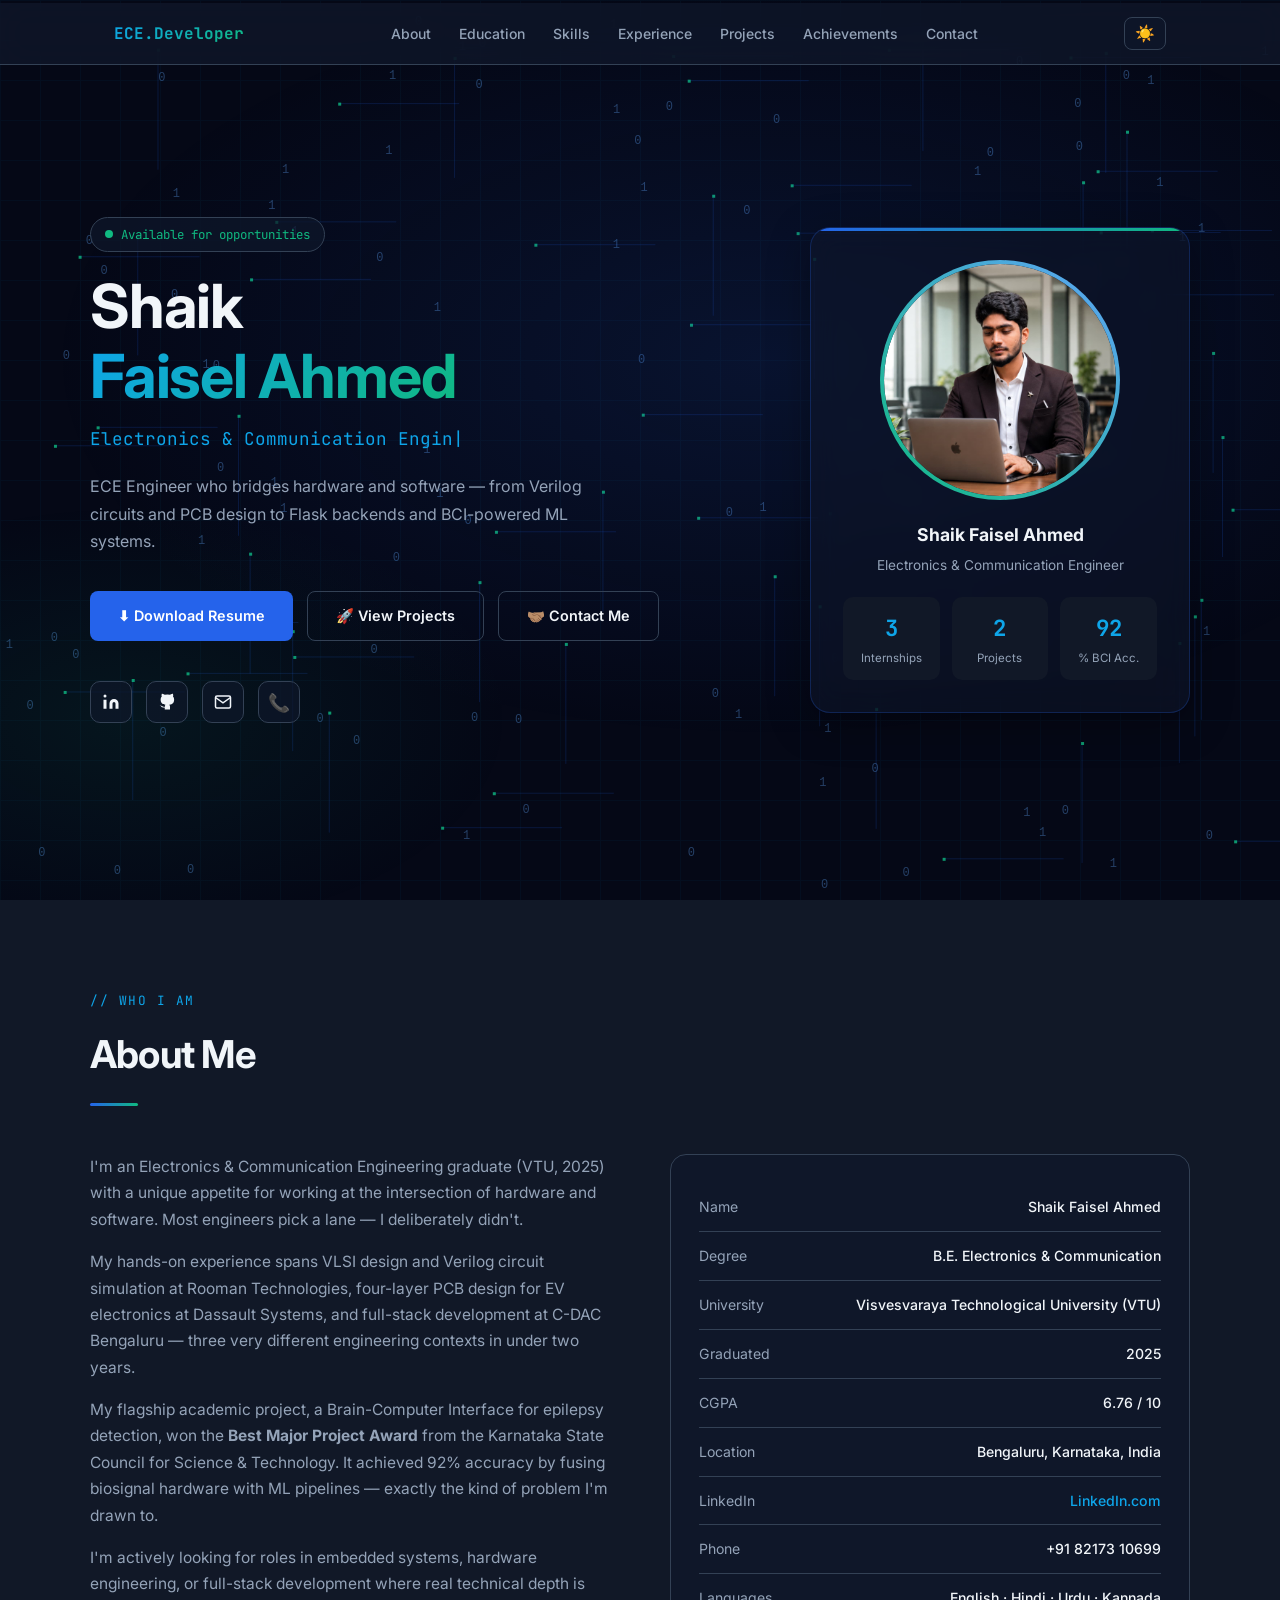
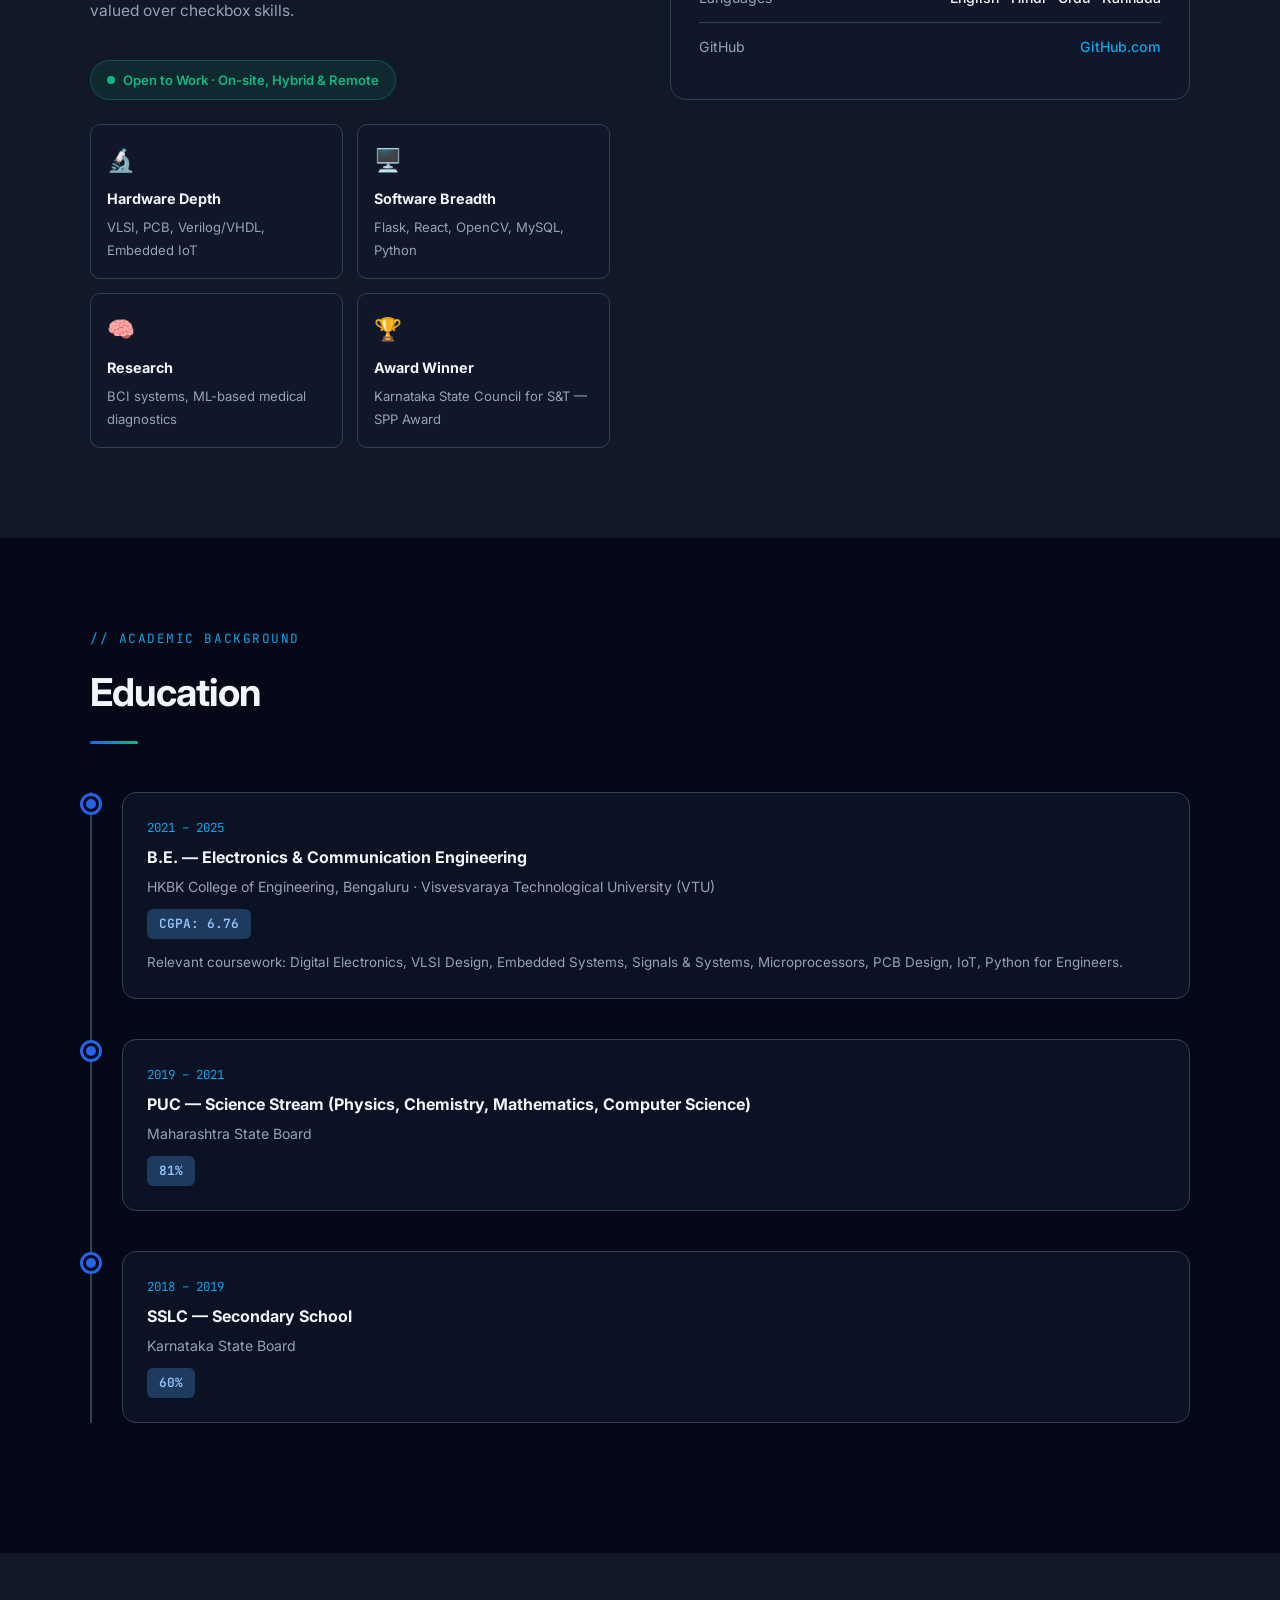
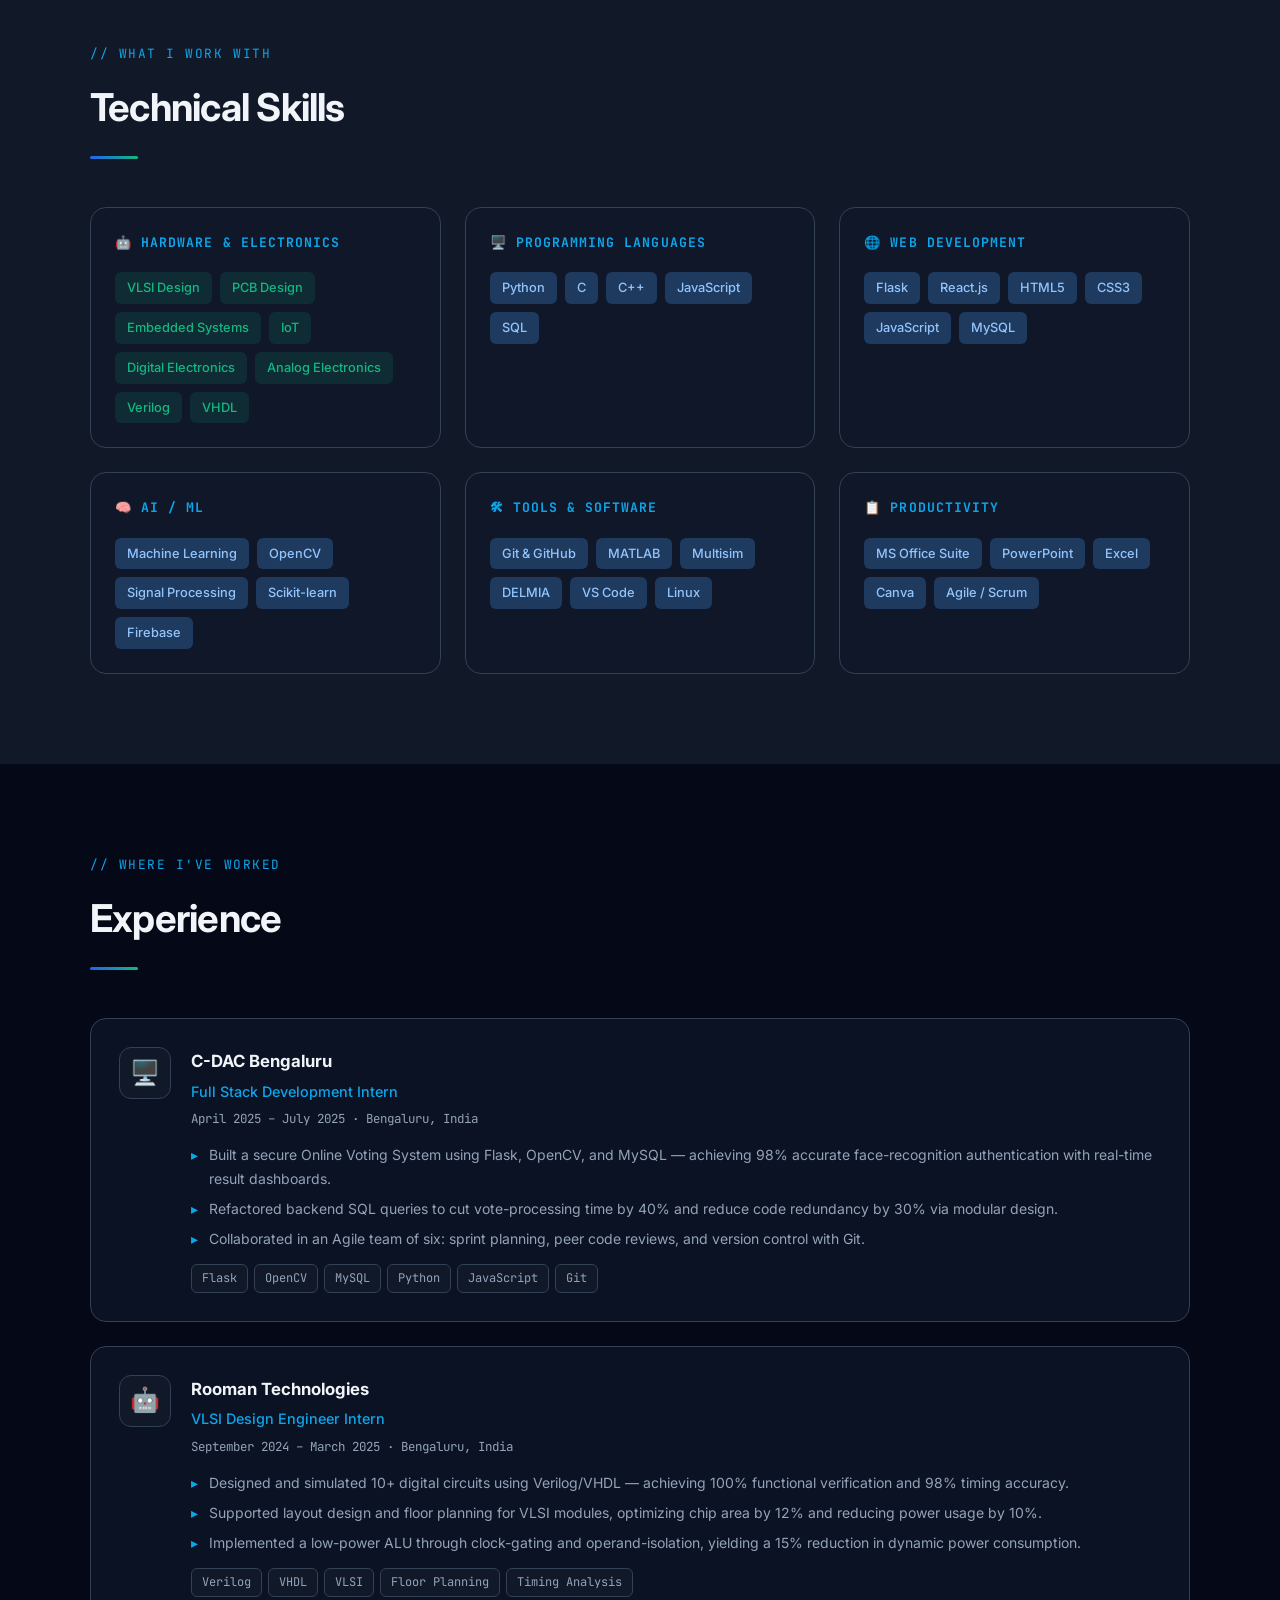
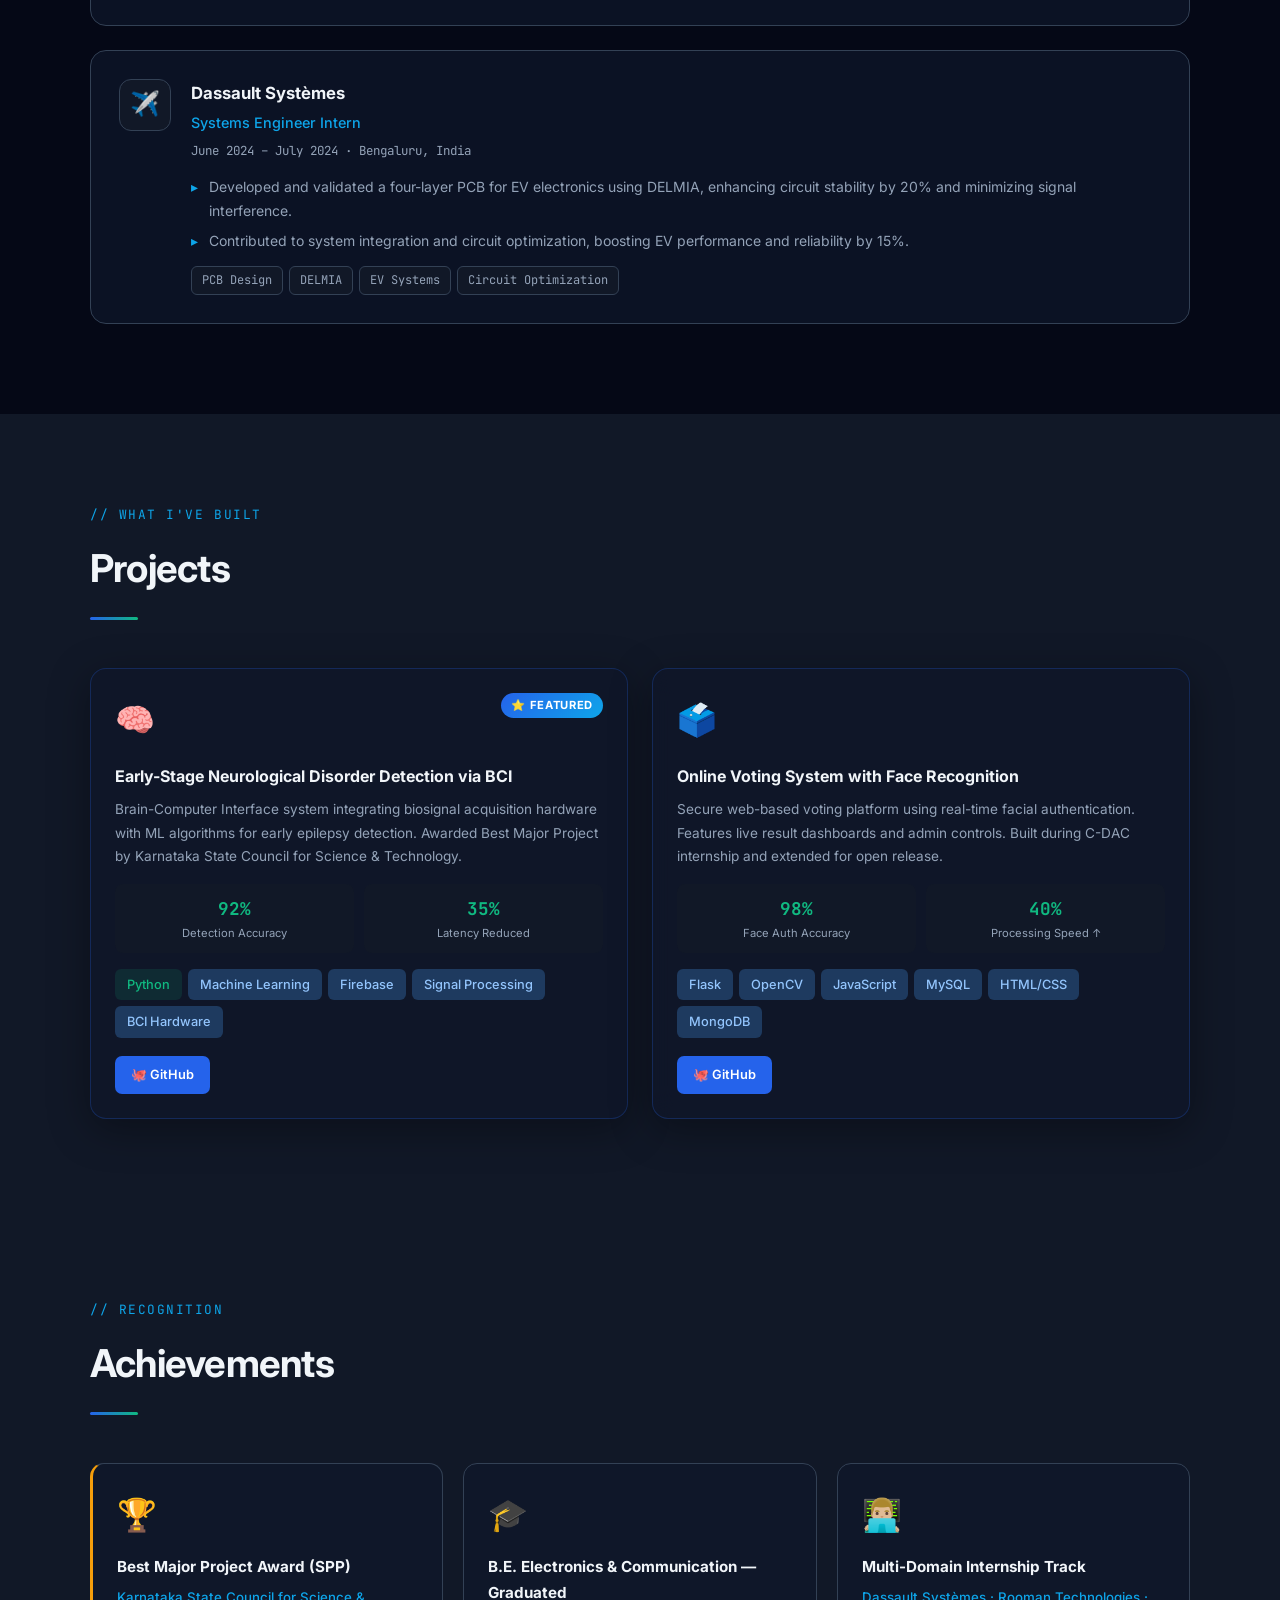
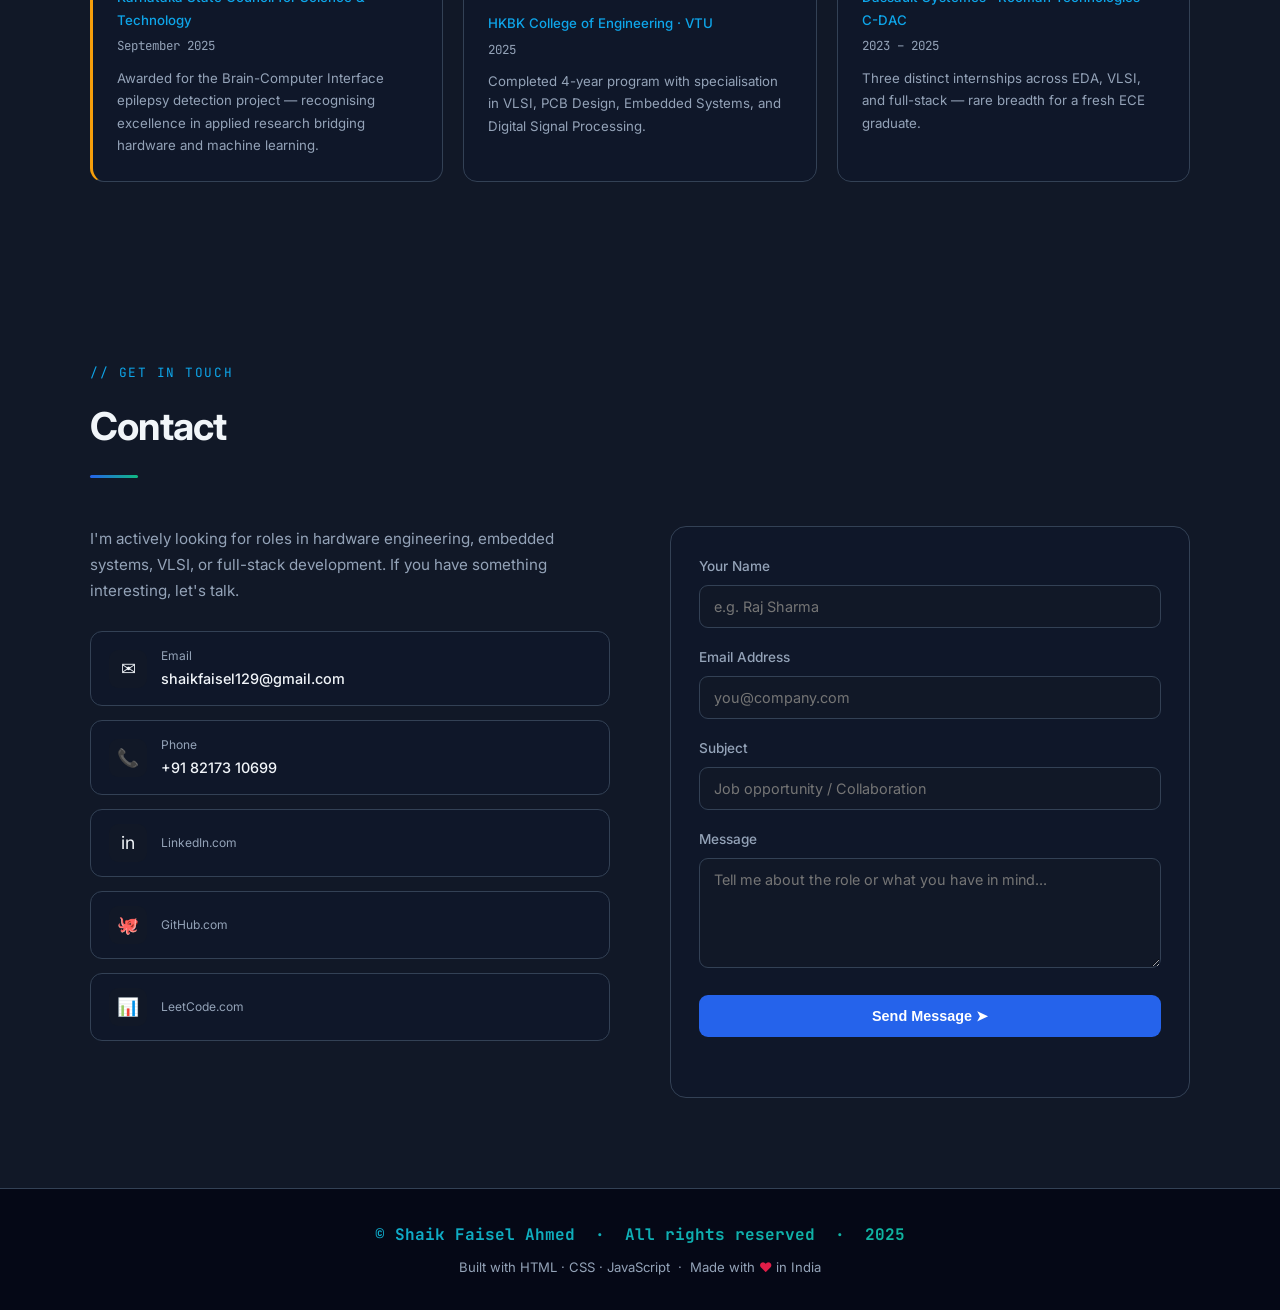
<file: index.html>
<!DOCTYPE html>
<html lang="en" data-theme="dark">
<head>
  <meta charset="UTF-8" />
  <meta name="viewport" content="width=device-width, initial-scale=1.0" />
  <link rel="icon" type="image/svg+xml" href="logo.svg">
  <title>Shaikfaisel-Portfolio</title>
  <meta name="description" content="Portfolio of Shaik Faisel Ahmed — ECE Graduate, VLSI & Embedded Systems Engineer, Full Stack Developer, BCI Researcher. Based in Bengaluru, India." />
  <meta property="og:title"       content="Shaik Faisel - Portfolio" />
  <meta property="og:description" content="ECE Engineer passionate about hardware-software convergence." />
  <meta property="og:type"        content="website" />
  <meta name="keywords" content="Shaik Faisel Ahmed, VLSI Engineer, Embedded Systems, PCB Design, Full Stack Developer, Flask, Brain Computer Interface, ECE Portfolio Bengaluru" />

  <!-- Google Fonts — Inter (body text) and JetBrains Mono (code/labels) -->
  <link rel="preconnect" href="https://fonts.googleapis.com" />
  <link rel="preconnect" href="https://fonts.gstatic.com" crossorigin />
  <link href="https://fonts.googleapis.com/css2?family=Inter:wght@300;400;500;600;700&family=JetBrains+Mono:wght@400;500;700&display=swap" rel="stylesheet" />

  <!-- All CSS is in this separate file -->
  <link rel="stylesheet" href="styles.css" />
</head>
<body>
<canvas id="cyberCanvas"></canvas>


<!-- ============================================================
     SCROLL PROGRESS BAR
     Thin colored line at the very top that fills as you scroll.
     Width is controlled by JavaScript in main.js.
============================================================ -->
<div id="progress-bar"></div>


<!-- ============================================================
     NAVBAR — Fixed at top of page
============================================================ -->
<nav>
  <div class="nav-inner">

    <!-- Logo text -->
    <div class="nav-logo">ECE.Developer</div>

    <!-- Desktop navigation links -->
    <ul class="nav-links">
      <li><a href="#about">About</a></li>
      <li><a href="#education">Education</a></li>
      <li><a href="#skills">Skills</a></li>
      <li><a href="#experience">Experience</a></li>
      <li><a href="#projects">Projects</a></li>
      <li><a href="#achievements">Achievements</a></li>
      <li><a href="#contact">Contact</a></li>
    </ul>

    <div class="nav-right">
      <!-- Dark/light toggle — JavaScript in main.js handles the click -->
      <button id="theme-toggle" title="Toggle theme">☀️</button>
      <!-- Hamburger icon — only visible on mobile -->
      <button class="hamburger" id="hamburger" aria-label="Open menu">☰</button>
    </div>

  </div>

  <!-- Mobile dropdown — hidden by default, shown when hamburger is clicked -->
  <div class="mobile-menu" id="mobile-menu">
    <a href="#about"        onclick="closeMobileMenu()">About</a>
    <a href="#education"    onclick="closeMobileMenu()">Education</a>
    <a href="#skills"       onclick="closeMobileMenu()">Skills</a>
    <a href="#experience"   onclick="closeMobileMenu()">Experience</a>
    <a href="#projects"     onclick="closeMobileMenu()">Projects</a>
    <a href="#achievements" onclick="closeMobileMenu()">Achievements</a>
    <a href="#contact"      onclick="closeMobileMenu()">Contact</a>
  </div>
</nav>


<!-- ============================================================
     HERO SECTION — First thing visitors see
============================================================ -->
<section id="hero">
  <!-- Background decorations (gradient blobs + grid lines) -->
  <div class="hero-bg"></div>
  <div class="grid-bg"></div>

  <div class="hero-content">

    <!-- LEFT SIDE — Name, typing text, buttons, social icons -->
    <div>
      <div class="hero-eyebrow">Available for opportunities</div>

      <h1 class="hero-name">
        Shaik<br />
        <span class="highlight">Faisel Ahmed</span>
      </h1>

      <!-- This text is animated by JavaScript — it types and deletes role titles -->
      <div id="typing-text"></div>

      <p class="hero-desc">
        ECE Engineer who bridges hardware and software — from Verilog circuits
        and PCB design to Flask backends and BCI-powered ML systems.
      </p>

      <div class="hero-btns">
        <!-- Resume PDF must be in the same folder as index.html -->
        <a href="Shaikfaisel resume.pdf" download class="btn-primary">⬇ Download Resume</a>
        <a href="#projects" class="btn-outline">🚀 View Projects</a>
        <a href="#contact"  class="btn-outline">🤝🏽 Contact Me</a>
      </div>

      <!-- Social icon links -->
      <div class="hero-socials">
        <a href="https://www.linkedin.com/in/shaik-faisel-ahmed-06150a316/" target="_blank" title="LinkedIn">
          <svg width="18" height="18" viewBox="0 0 24 24" fill="currentColor">
            <path d="M16 8a6 6 0 016 6v7h-4v-7a2 2 0 00-2-2 2 2 0 00-2 2v7h-4v-7a6 6 0 016-6zM2 9h4v12H2z"/>
            <circle cx="4" cy="4" r="2"/>
          </svg>
        </a>
        <a href="https://github.com/Shaikfaisel" target="_blank" title="GitHub">
          <svg width="18" height="18" viewBox="0 0 24 24" fill="currentColor">
            <path d="M9 19c-5 1.5-5-2.5-7-3m14 6v-3.87a3.37 3.37 0 00-.94-2.61c3.14-.35 6.44-1.54 6.44-7A5.44 5.44 0 0020 4.77 5.07 5.07 0 0019.91 1S18.73.65 16 2.48a13.38 13.38 0 00-7 0C6.27.65 5.09 1 5.09 1A5.07 5.07 0 005 4.77a5.44 5.44 0 00-1.5 3.78c0 5.42 3.3 6.61 6.44 7A3.37 3.37 0 009 18.13V22"/>
          </svg>
        </a>
        <a href="mailto:shaikfaisel129@gmail.com" title="Email">
          <svg width="18" height="18" viewBox="0 0 24 24" fill="none" stroke="currentColor" stroke-width="2">
            <path d="M4 4h16c1.1 0 2 .9 2 2v12c0 1.1-.9 2-2 2H4c-1.1 0-2-.9-2-2V6c0-1.1.9-2 2-2z"/>
            <polyline points="22,6 12,13 2,6"/>
          </svg>
        </a>
        <a href="tel:+918217310699" title="Phone">📞</a>
      </div>
    </div>

    <!-- RIGHT SIDE — Profile card with photo and stats -->
    <div class="hero-card">
      <div class="avatar-ring">
        <div class="avatar-inner">
          <!-- Your photo — must be named photo.jpeg and in the same folder -->
          <img src="photo.jpeg" alt="Shaik Faisel Ahmed" />
        </div>
      </div>
      <div class="hero-card-name">Shaik Faisel Ahmed</div>
      <div class="hero-card-role">Electronics &amp; Communication Engineer</div>

      <!-- Stats — the numbers count up from 0 via JavaScript -->
      <div class="stat-row">
        <div class="stat-item">
          <div class="stat-num" data-target="3">0</div>
          <div class="stat-label">Internships</div>
        </div>
        <div class="stat-item">
          <div class="stat-num" data-target="2">0</div>
          <div class="stat-label">Projects</div>
        </div>
        <div class="stat-item">
          <div class="stat-num" data-target="92">0</div>
          <div class="stat-label">% BCI Acc.</div>
        </div>
      </div>
    </div>

  </div>
</section>


<!-- ============================================================
     ABOUT SECTION
============================================================ -->
<section id="about">
  <div class="container">
    <div class="section-eyebrow">// who I am</div>
    <h2 class="section-title">About Me</h2>
    <div class="section-line"></div>

    <div class="about-grid fade-in">
      <!-- Left: paragraphs + highlight boxes -->
      <div class="about-text">
        <p>
          I'm an Electronics &amp; Communication Engineering graduate (VTU, 2025) with a unique
          appetite for working at the intersection of hardware and software. Most engineers pick
          a lane — I deliberately didn't.
        </p>
        <p>
          My hands-on experience spans VLSI design and Verilog circuit simulation at Rooman
          Technologies, four-layer PCB design for EV electronics at Dassault Systems, and
          full-stack development at C-DAC Bengaluru — three very different engineering contexts
          in under two years.
        </p>
        <p>
          My flagship academic project, a Brain-Computer Interface for epilepsy detection, won
          the <strong>Best Major Project Award</strong> from the Karnataka State Council for
          Science &amp; Technology. It achieved 92% accuracy by fusing biosignal hardware with
          ML pipelines — exactly the kind of problem I'm drawn to.
        </p>
        <p>
          I'm actively looking for roles in embedded systems, hardware engineering, or full-stack
          development where real technical depth is valued over checkbox skills.
        </p>

        <div class="available-badge">Open to Work · On-site, Hybrid &amp; Remote</div>

        <div class="about-highlights" style="margin-top:24px;">
          <div class="highlight-item">
            <div class="icon">🔬</div>
            <strong>Hardware Depth</strong>
            <span>VLSI, PCB, Verilog/VHDL, Embedded IoT</span>
          </div>
          <div class="highlight-item">
            <div class="icon">🖥️</div>
            <strong>Software Breadth</strong>
            <span>Flask, React, OpenCV, MySQL, Python</span>
          </div>
          <div class="highlight-item">
            <div class="icon">🧠</div>
            <strong>Research</strong>
            <span>BCI systems, ML-based medical diagnostics</span>
          </div>
          <div class="highlight-item">
            <div class="icon">🏆</div>
            <strong>Award Winner</strong>
            <span>Karnataka State Council for S&amp;T — SPP Award</span>
          </div>
        </div>
      </div>

      <!-- Right: info table -->
      <div>
        <div class="about-info">
          <div class="info-row"><span class="label">Name</span>      <span class="val">Shaik Faisel Ahmed</span></div>
          <div class="info-row"><span class="label">Degree</span>    <span class="val">B.E. Electronics &amp; Communication</span></div>
          <div class="info-row"><span class="label">University</span><span class="val">Visvesvaraya Technological University (VTU)</span></div>
          <div class="info-row"><span class="label">Graduated</span> <span class="val">2025</span></div>
          <div class="info-row"><span class="label">CGPA</span>      <span class="val">6.76 / 10</span></div>
          <div class="info-row"><span class="label">Location</span>  <span class="val">Bengaluru, Karnataka, India</span></div>
          <div class="info-row">
            <span class="label">LinkedIn</span>
            <span class="val">
              <a href="https://www.linkedin.com/in/shaik-faisel-ahmed-06150a316/" style="color:var(--accent2)">LinkedIn.com</a>
            </span>
          </div>
          <div class="info-row"><span class="label">Phone</span>     <span class="val">+91 82173 10699</span></div>
          <div class="info-row"><span class="label">Languages</span> <span class="val">English · Hindi · Urdu · Kannada</span></div>
          <div class="info-row">
            <span class="label">GitHub</span>
            <span class="val">
              <a href="https://github.com/Shaikfaisel" target="_blank" style="color:var(--accent2)">GitHub.com</a>
            </span>
          </div>
        </div>
      </div>
    </div>

  </div>
</section>


<!-- ============================================================
     EDUCATION SECTION
============================================================ -->
<section id="education">
  <div class="container">
    <div class="section-eyebrow">// academic background</div>
    <h2 class="section-title">Education</h2>
    <div class="section-line"></div>

    <div class="timeline fade-in">

      <div class="timeline-item">
        <div class="timeline-dot"></div>
        <div class="timeline-card">
          <div class="timeline-year">2021 – 2025</div>
          <div class="timeline-degree">B.E. — Electronics &amp; Communication Engineering</div>
          <div class="timeline-school">HKBK College of Engineering, Bengaluru · Visvesvaraya Technological University (VTU)</div>
          <span class="cgpa-badge">CGPA: 6.76</span>
          <p style="font-size:0.84rem;color:var(--muted);margin-top:12px;">
            Relevant coursework: Digital Electronics, VLSI Design, Embedded Systems,
            Signals &amp; Systems, Microprocessors, PCB Design, IoT, Python for Engineers.
          </p>
        </div>
      </div>

      <div class="timeline-item">
        <div class="timeline-dot"></div>
        <div class="timeline-card">
          <div class="timeline-year">2019 – 2021</div>
          <div class="timeline-degree">PUC — Science Stream (Physics, Chemistry, Mathematics, Computer Science)</div>
          <div class="timeline-school">Maharashtra State Board</div>
          <span class="cgpa-badge">81%</span>
        </div>
      </div>

      <div class="timeline-item">
        <div class="timeline-dot"></div>
        <div class="timeline-card">
          <div class="timeline-year">2018 – 2019</div>
          <div class="timeline-degree">SSLC — Secondary School</div>
          <div class="timeline-school">Karnataka State Board</div>
          <span class="cgpa-badge">60%</span>
        </div>
      </div>

    </div>
  </div>
</section>


<!-- ============================================================
     SKILLS SECTION
============================================================ -->
<section id="skills">
  <div class="container">
    <div class="section-eyebrow">// what I work with</div>
    <h2 class="section-title">Technical Skills</h2>
    <div class="section-line"></div>

    <div class="skills-grid fade-in">

      <div class="skill-category">
        <div class="skill-category-title">🤖 Hardware &amp; Electronics</div>
        <div class="skill-tags">
          <span class="skill-tag green">VLSI Design</span>
          <span class="skill-tag green">PCB Design</span>
          <span class="skill-tag green">Embedded Systems</span>
          <span class="skill-tag green">IoT</span>
          <span class="skill-tag green">Digital Electronics</span>
          <span class="skill-tag green">Analog Electronics</span>
          <span class="skill-tag green">Verilog</span>
          <span class="skill-tag green">VHDL</span>
        </div>
      </div>

      <div class="skill-category">
        <div class="skill-category-title">🖥️  Programming Languages</div>
        <div class="skill-tags">
          <span class="skill-tag">Python</span>
          <span class="skill-tag">C</span>
          <span class="skill-tag">C++</span>
          <span class="skill-tag">JavaScript</span>
          <span class="skill-tag">SQL</span>
        </div>
      </div>

      <div class="skill-category">
        <div class="skill-category-title">🌐 Web Development</div>
        <div class="skill-tags">
          <span class="skill-tag">Flask</span>
          <span class="skill-tag">React.js</span>
          <span class="skill-tag">HTML5</span>
          <span class="skill-tag">CSS3</span>
          <span class="skill-tag">JavaScript</span>
          <span class="skill-tag">MySQL</span>
        </div>
      </div>

      <div class="skill-category">
        <div class="skill-category-title">🧠 AI / ML</div>
        <div class="skill-tags">
          <span class="skill-tag">Machine Learning</span>
          <span class="skill-tag">OpenCV</span>
          <span class="skill-tag">Signal Processing</span>
          <span class="skill-tag">Scikit-learn</span>
          <span class="skill-tag">Firebase</span>
        </div>
      </div>

      <div class="skill-category">
        <div class="skill-category-title">🛠 Tools &amp; Software</div>
        <div class="skill-tags">
          <span class="skill-tag">Git &amp; GitHub</span>
          <span class="skill-tag">MATLAB</span>
          <span class="skill-tag">Multisim</span>
          <span class="skill-tag">DELMIA</span>
          <span class="skill-tag">VS Code</span>
          <span class="skill-tag">Linux</span>
        </div>
      </div>

      <div class="skill-category">
        <div class="skill-category-title">📋 Productivity</div>
        <div class="skill-tags">
          <span class="skill-tag">MS Office Suite</span>
          <span class="skill-tag">PowerPoint</span>
          <span class="skill-tag">Excel</span>
          <span class="skill-tag">Canva</span>
          <span class="skill-tag">Agile / Scrum</span>
        </div>
      </div>

    </div>
  </div>
</section>


<!-- ============================================================
     EXPERIENCE SECTION
============================================================ -->
<section id="experience">
  <div class="container">
    <div class="section-eyebrow">// where I've worked</div>
    <h2 class="section-title">Experience</h2>
    <div class="section-line"></div>

    <div class="exp-grid fade-in">

      <!-- C-DAC -->
      <div class="exp-card">
        <div class="exp-logo">🖥️</div>
        <div>
          <div class="exp-company">C-DAC Bengaluru</div>
          <div class="exp-role">Full Stack Development Intern</div>
          <div class="exp-date">April 2025 – July 2025 · Bengaluru, India</div>
          <ul class="exp-bullets">
            <li>Built a secure Online Voting System using Flask, OpenCV, and MySQL — achieving 98% accurate face-recognition authentication with real-time result dashboards.</li>
            <li>Refactored backend SQL queries to cut vote-processing time by 40% and reduce code redundancy by 30% via modular design.</li>
            <li>Collaborated in an Agile team of six: sprint planning, peer code reviews, and version control with Git.</li>
          </ul>
          <div class="exp-tech-row">
            <span class="tech-chip">Flask</span>
            <span class="tech-chip">OpenCV</span>
            <span class="tech-chip">MySQL</span>
            <span class="tech-chip">Python</span>
            <span class="tech-chip">JavaScript</span>
            <span class="tech-chip">Git</span>
          </div>
        </div>
      </div>

      <!-- Rooman Technologies -->
      <div class="exp-card">
        <div class="exp-logo">🤖</div>
        <div>
          <div class="exp-company">Rooman Technologies</div>
          <div class="exp-role">VLSI Design Engineer Intern</div>
          <div class="exp-date">September 2024 – March 2025 · Bengaluru, India</div>
          <ul class="exp-bullets">
            <li>Designed and simulated 10+ digital circuits using Verilog/VHDL — achieving 100% functional verification and 98% timing accuracy.</li>
            <li>Supported layout design and floor planning for VLSI modules, optimizing chip area by 12% and reducing power usage by 10%.</li>
            <li>Implemented a low-power ALU through clock-gating and operand-isolation, yielding a 15% reduction in dynamic power consumption.</li>
          </ul>
          <div class="exp-tech-row">
            <span class="tech-chip">Verilog</span>
            <span class="tech-chip">VHDL</span>
            <span class="tech-chip">VLSI</span>
            <span class="tech-chip">Floor Planning</span>
            <span class="tech-chip">Timing Analysis</span>
          </div>
        </div>
      </div>

      <!-- Dassault Systèmes -->
      <div class="exp-card">
        <div class="exp-logo">✈️</div>
        <div>
          <div class="exp-company">Dassault Systèmes</div>
          <div class="exp-role">Systems Engineer Intern</div>
          <div class="exp-date">June 2024 – July 2024 · Bengaluru, India</div>
          <ul class="exp-bullets">
            <li>Developed and validated a four-layer PCB for EV electronics using DELMIA, enhancing circuit stability by 20% and minimizing signal interference.</li>
            <li>Contributed to system integration and circuit optimization, boosting EV performance and reliability by 15%.</li>
          </ul>
          <div class="exp-tech-row">
            <span class="tech-chip">PCB Design</span>
            <span class="tech-chip">DELMIA</span>
            <span class="tech-chip">EV Systems</span>
            <span class="tech-chip">Circuit Optimization</span>
          </div>
        </div>
      </div>

    </div>
  </div>
</section>


<!-- ============================================================
     PROJECTS SECTION
============================================================ -->
<section id="projects">
  <div class="container">
    <div class="section-eyebrow">// what I've built</div>
    <h2 class="section-title">Projects</h2>
    <div class="section-line"></div>

    <div class="projects-grid fade-in">

      <!-- Project 1: BCI -->
      <div class="project-card featured">
        <div class="project-header">
          <div class="project-icon">🧠</div>
          <span class="featured-badge">⭐ Featured</span>
        </div>
        <div class="project-body">
          <div class="project-title">Early-Stage Neurological Disorder Detection via BCI</div>
          <p class="project-desc">
            Brain-Computer Interface system integrating biosignal acquisition hardware with ML
            algorithms for early epilepsy detection. Awarded Best Major Project by Karnataka
            State Council for Science &amp; Technology.
          </p>
          <div class="project-metrics">
            <div class="metric"><div class="metric-val">92%</div><div class="metric-label">Detection Accuracy</div></div>
            <div class="metric"><div class="metric-val">35%</div><div class="metric-label">Latency Reduced</div></div>
          </div>
          <div class="project-tags">
            <span class="skill-tag green">Python</span>
            <span class="skill-tag">Machine Learning</span>
            <span class="skill-tag">Firebase</span>
            <span class="skill-tag">Signal Processing</span>
            <span class="skill-tag">BCI Hardware</span>
          </div>
          <div class="project-footer">
            <a href="https://github.com/Shaikfaisel/BCI-Epilepsy-Monitoring-System" target="_blank" class="btn-sm primary">🐙 GitHub</a>
          </div>
        </div>
      </div>

      <!-- Project 2: Voting System -->
      <div class="project-card">
        <div class="project-header">
          <div class="project-icon">🗳️</div>
        </div>
        <div class="project-body">
          <div class="project-title">Online Voting System with Face Recognition</div>
          <p class="project-desc">
            Secure web-based voting platform using real-time facial authentication. Features
            live result dashboards and admin controls. Built during C-DAC internship and
            extended for open release.
          </p>
          <div class="project-metrics">
            <div class="metric"><div class="metric-val">98%</div><div class="metric-label">Face Auth Accuracy</div></div>
            <div class="metric"><div class="metric-val">40%</div><div class="metric-label">Processing Speed ↑</div></div>
          </div>
          <div class="project-tags">
            <span class="skill-tag">Flask</span>
            <span class="skill-tag">OpenCV</span>
            <span class="skill-tag">JavaScript</span>
            <span class="skill-tag">MySQL</span>
            <span class="skill-tag">HTML/CSS</span>
            <span class="skill-tag">MongoDB</span>
          </div>
          <div class="project-footer">
            <a href="https://github.com/Shaikfaisel/Online_Voting_System" target="_blank" class="btn-sm primary">🐙 GitHub</a>
          </div>
        </div>
      </div>

    </div>
  </div>
</section>




<!-- ============================================================
     ACHIEVEMENTS SECTION
============================================================ -->
<section id="achievements" style="background:var(--bg2);">
  <div class="container">
    <div class="section-eyebrow">// recognition</div>
    <h2 class="section-title">Achievements</h2>
    <div class="section-line"></div>

    <div class="achievements-grid fade-in">

      <div class="ach-card gold">
        <div class="ach-icon">🏆</div>
        <div class="ach-title">Best Major Project Award (SPP)</div>
        <div class="ach-org">Karnataka State Council for Science &amp; Technology</div>
        <div class="ach-date">September 2025</div>
        <p style="font-size:0.83rem;color:var(--muted);margin-top:10px;">
          Awarded for the Brain-Computer Interface epilepsy detection project —
          recognising excellence in applied research bridging hardware and machine learning.
        </p>
      </div>

      <div class="ach-card">
        <div class="ach-icon">🎓</div>
        <div class="ach-title">B.E. Electronics &amp; Communication — Graduated</div>
        <div class="ach-org">HKBK College of Engineering · VTU</div>
        <div class="ach-date">2025</div>
        <p style="font-size:0.83rem;color:var(--muted);margin-top:10px;">
          Completed 4-year program with specialisation in VLSI, PCB Design,
          Embedded Systems, and Digital Signal Processing.
        </p>
      </div>

      <div class="ach-card">
        <div class="ach-icon">👨🏼‍💻</div>
        <div class="ach-title">Multi-Domain Internship Track</div>
        <div class="ach-org">Dassault Systèmes · Rooman Technologies · C-DAC</div>
        <div class="ach-date">2023 – 2025</div>
        <p style="font-size:0.83rem;color:var(--muted);margin-top:10px;">
          Three distinct internships across EDA, VLSI, and full-stack —
          rare breadth for a fresh ECE graduate.
        </p>
      </div>

    </div>
  </div>
</section>




<!-- ============================================================
     CONTACT SECTION
     The form submits to Formspree — see main.js for the endpoint.
     You must set up a free Formspree account and paste your endpoint
     URL into main.js before this form will send emails.
============================================================ -->
<section id="contact">
  <div class="container">
    <div class="section-eyebrow">// get in touch</div>
    <h2 class="section-title">Contact</h2>
    <div class="section-line"></div>

    <div class="contact-grid fade-in">

      <!-- LEFT: contact info links -->
      <div class="contact-info">
        <p>
          I'm actively looking for roles in hardware engineering, embedded systems, VLSI,
          or full-stack development. If you have something interesting, let's talk.
        </p>
        <div class="contact-links">
          <a href="mailto:shaikfaisel129@gmail.com" class="contact-link-item">
            <div class="link-icon">✉︎</div>
            <div>
              <div class="link-label">Email</div>
              <div class="link-val">shaikfaisel129@gmail.com</div>
            </div>
          </a>
          <a href="tel:+918217310699" class="contact-link-item">
            <div class="link-icon">📞</div>
            <div>
              <div class="link-label">Phone</div>
              <div class="link-val">+91 82173 10699</div>
            </div>
          </a>
          <a href="https://www.linkedin.com/in/shaik-faisel-ahmed-06150a316/" target="_blank" class="contact-link-item">
            <div class="link-icon">in</div>
            <div>
              <div class="link-label">LinkedIn.com</div>
              
            </div>
          </a>
          <a href="https://github.com/Shaikfaisel" target="_blank" class="contact-link-item">
            <div class="link-icon">🐙</div>
            <div>
              <div class="link-label">GitHub.com</div>
              
            </div>
          </a>
          <a href="https://leetcode.com/u/5r7qyM5OfQ/" target="_blank" class="contact-link-item">
            <div class="link-icon">📊</div>
            <div>
              <div class="link-label">LeetCode.com</div>
              
            </div>
          </a>

        </div>
      </div>
      

      <!-- RIGHT: contact form -->
      <!-- id="contact-form" is what main.js listens to for the submit event -->
      <form class="contact-form" id="contact-form" novalidate>
        <div class="form-group">
          <label for="f-name">Your Name</label>
          <input type="text" id="f-name" placeholder="e.g. Raj Sharma" required />
        </div>
        <div class="form-group">
          <label for="f-email">Email Address</label>
          <input type="email" id="f-email" placeholder="you@company.com" required />
        </div>
        <div class="form-group">
          <label for="f-subject">Subject</label>
          <input type="text" id="f-subject" placeholder="Job opportunity / Collaboration" />
        </div>
        <div class="form-group">
          <label for="f-msg">Message</label>
          <textarea id="f-msg" placeholder="Tell me about the role or what you have in mind..." required></textarea>
        </div>

        <!-- id="submit-btn" is used by main.js to disable it while sending -->
        <button type="submit" class="form-submit" id="submit-btn">Send Message ➤</button>

        <!-- id="form-status" is where main.js shows success or error messages -->
        <div id="form-status"></div>
      </form>

    </div>
  </div>
</section>


<!-- ============================================================
     FOOTER
============================================================ -->
<footer>
  <div class="footer-name"> © Shaik Faisel Ahmed &nbsp;·&nbsp; All rights reserved &nbsp;·&nbsp; 2025 </div>
  <p class="footer-copy">
    Built with HTML · CSS · JavaScript &nbsp;·&nbsp;
    Made with <span>♥</span> in India
  </p>
</footer>


<!-- Back to top button (fixed bottom-right) -->
<button id="back-top" title="Back to top">↑</button>


<!-- All JavaScript is in this separate file — loaded last so HTML is ready -->
<script src="main.js"></script>



<script src="main.js"></script>
</body>
</html>
</file>
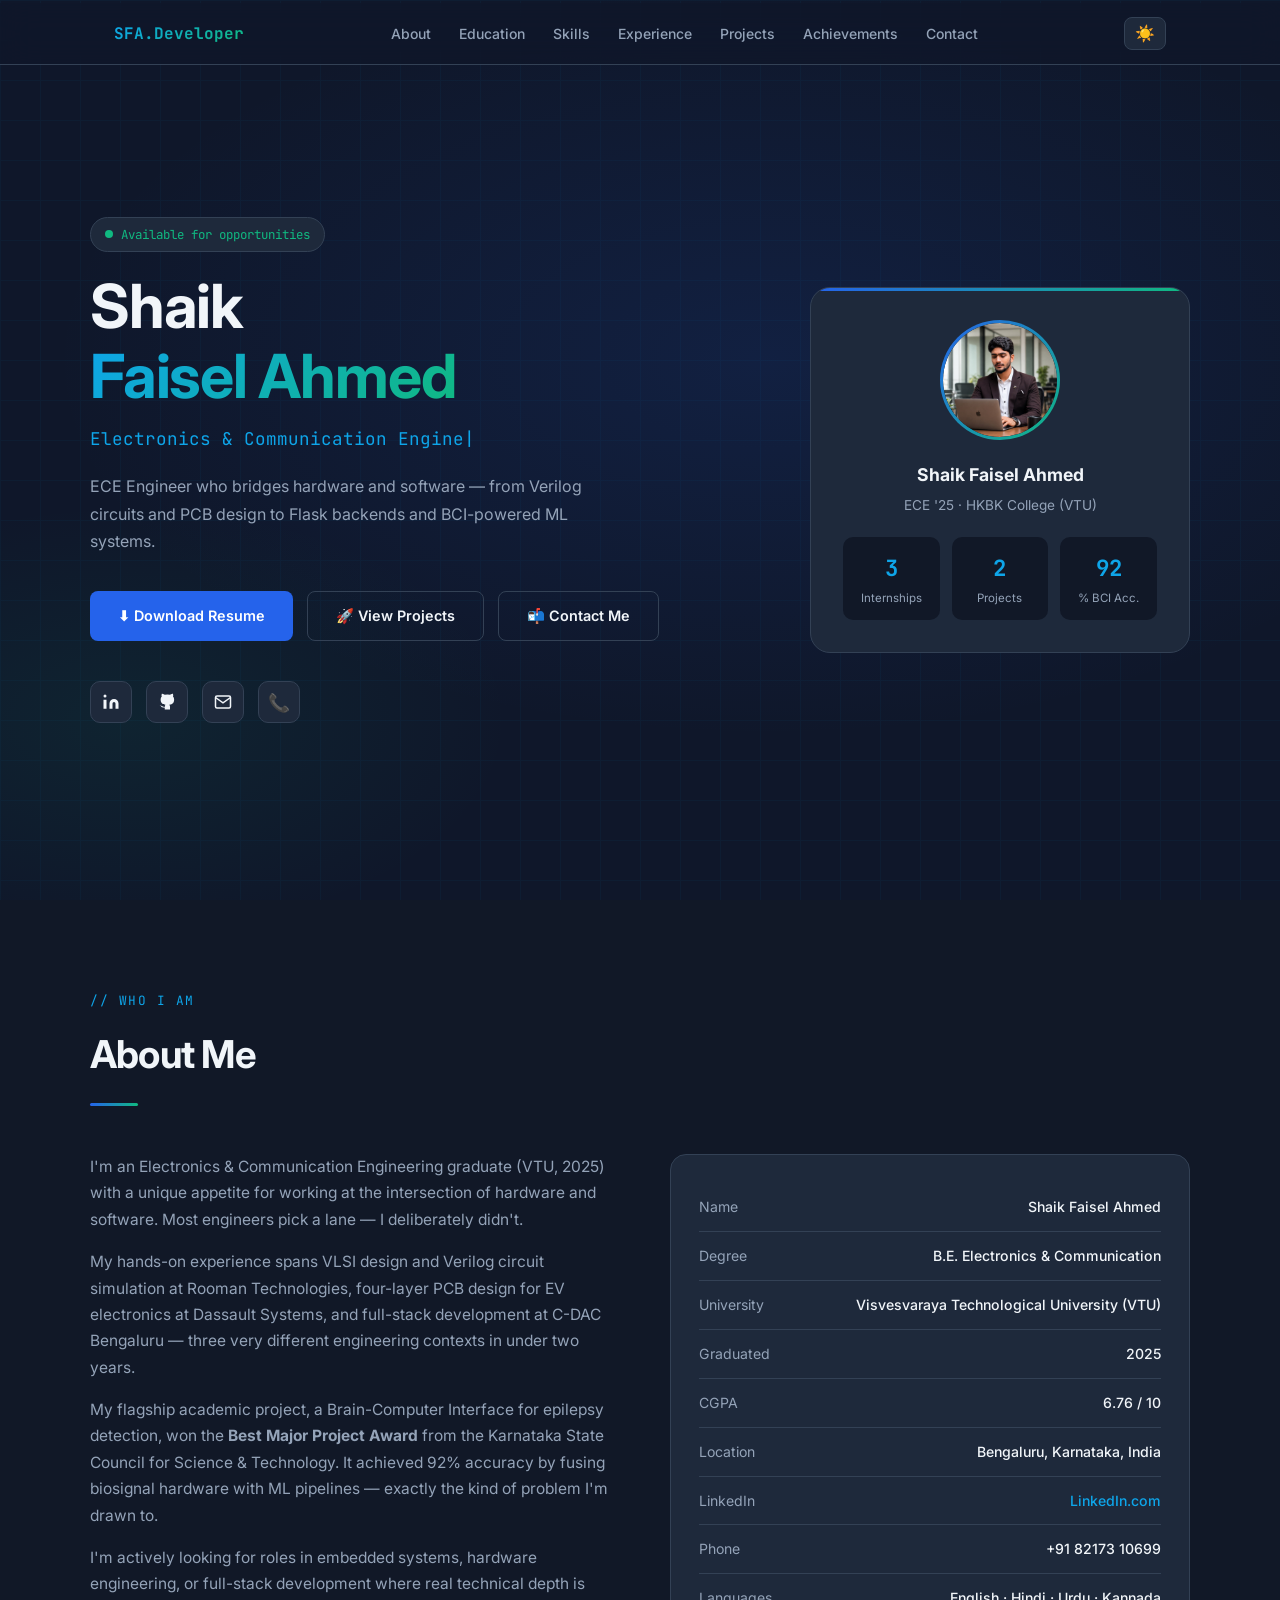
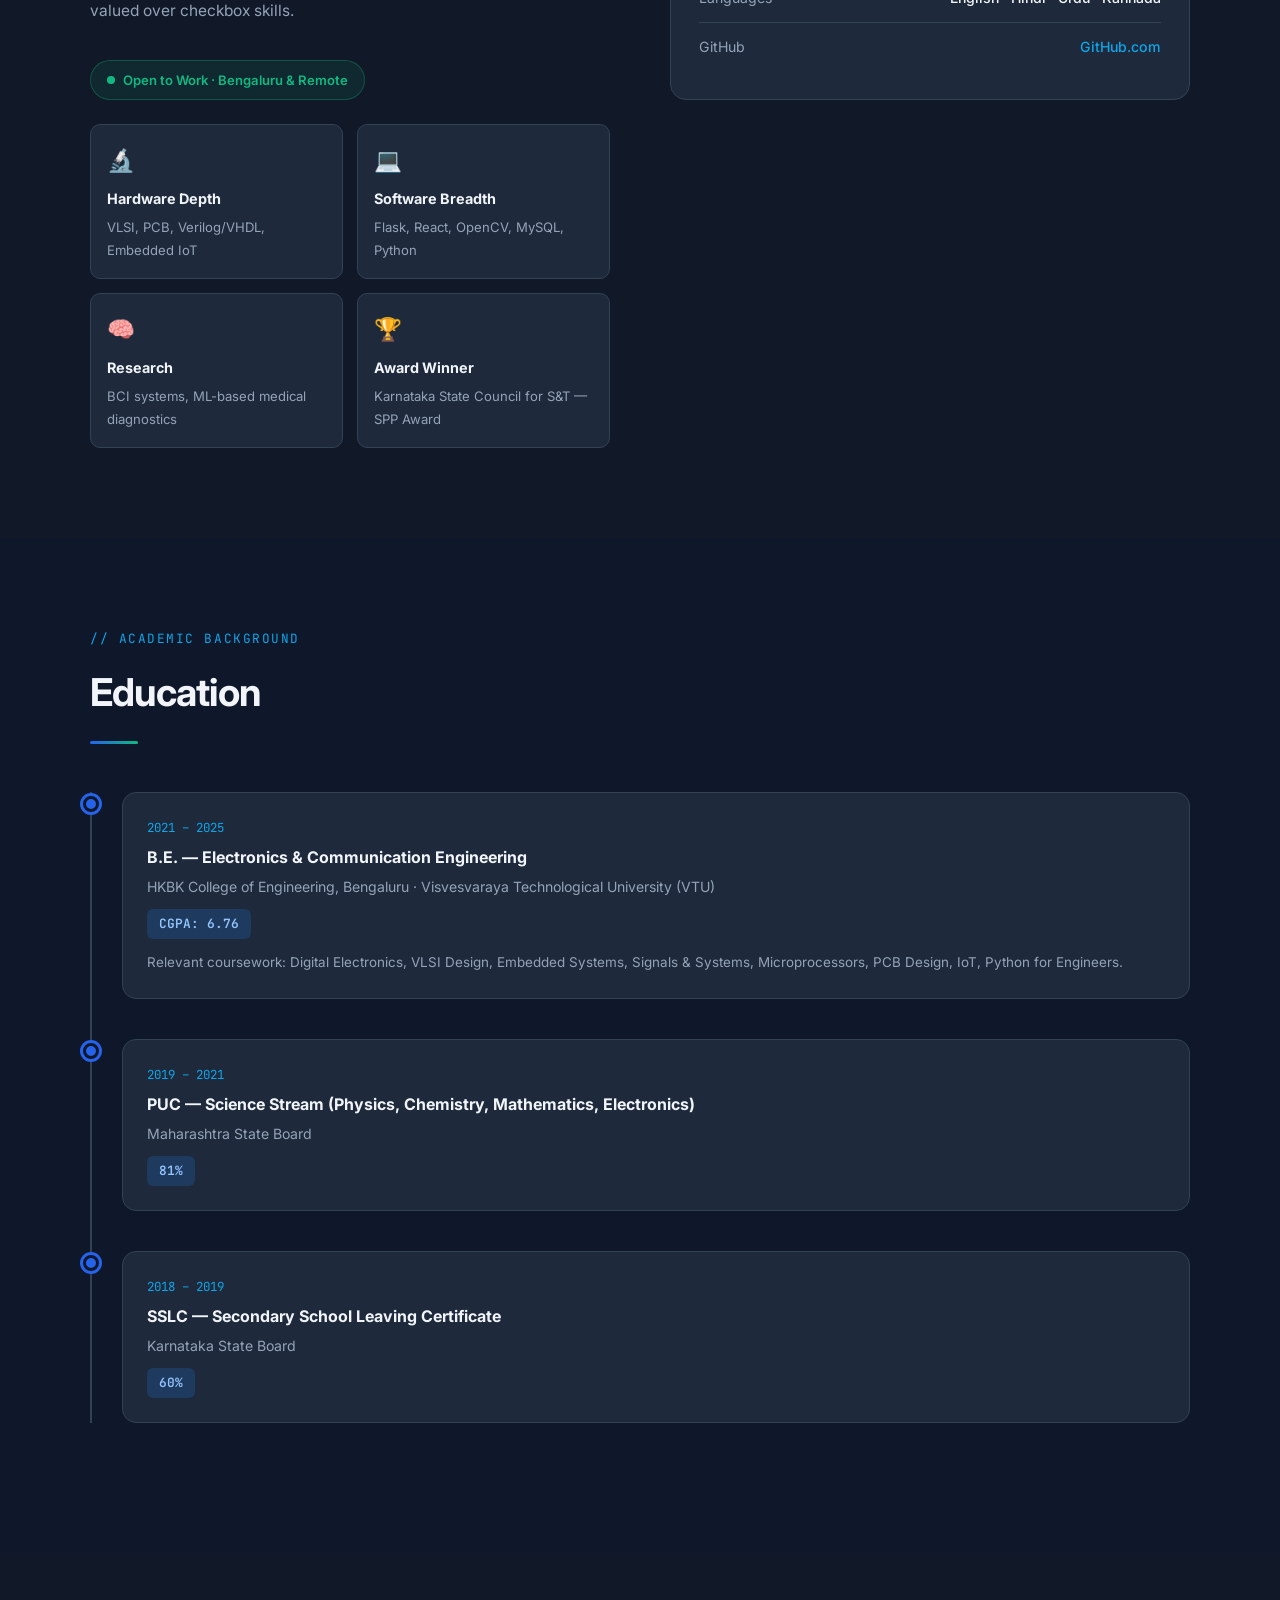
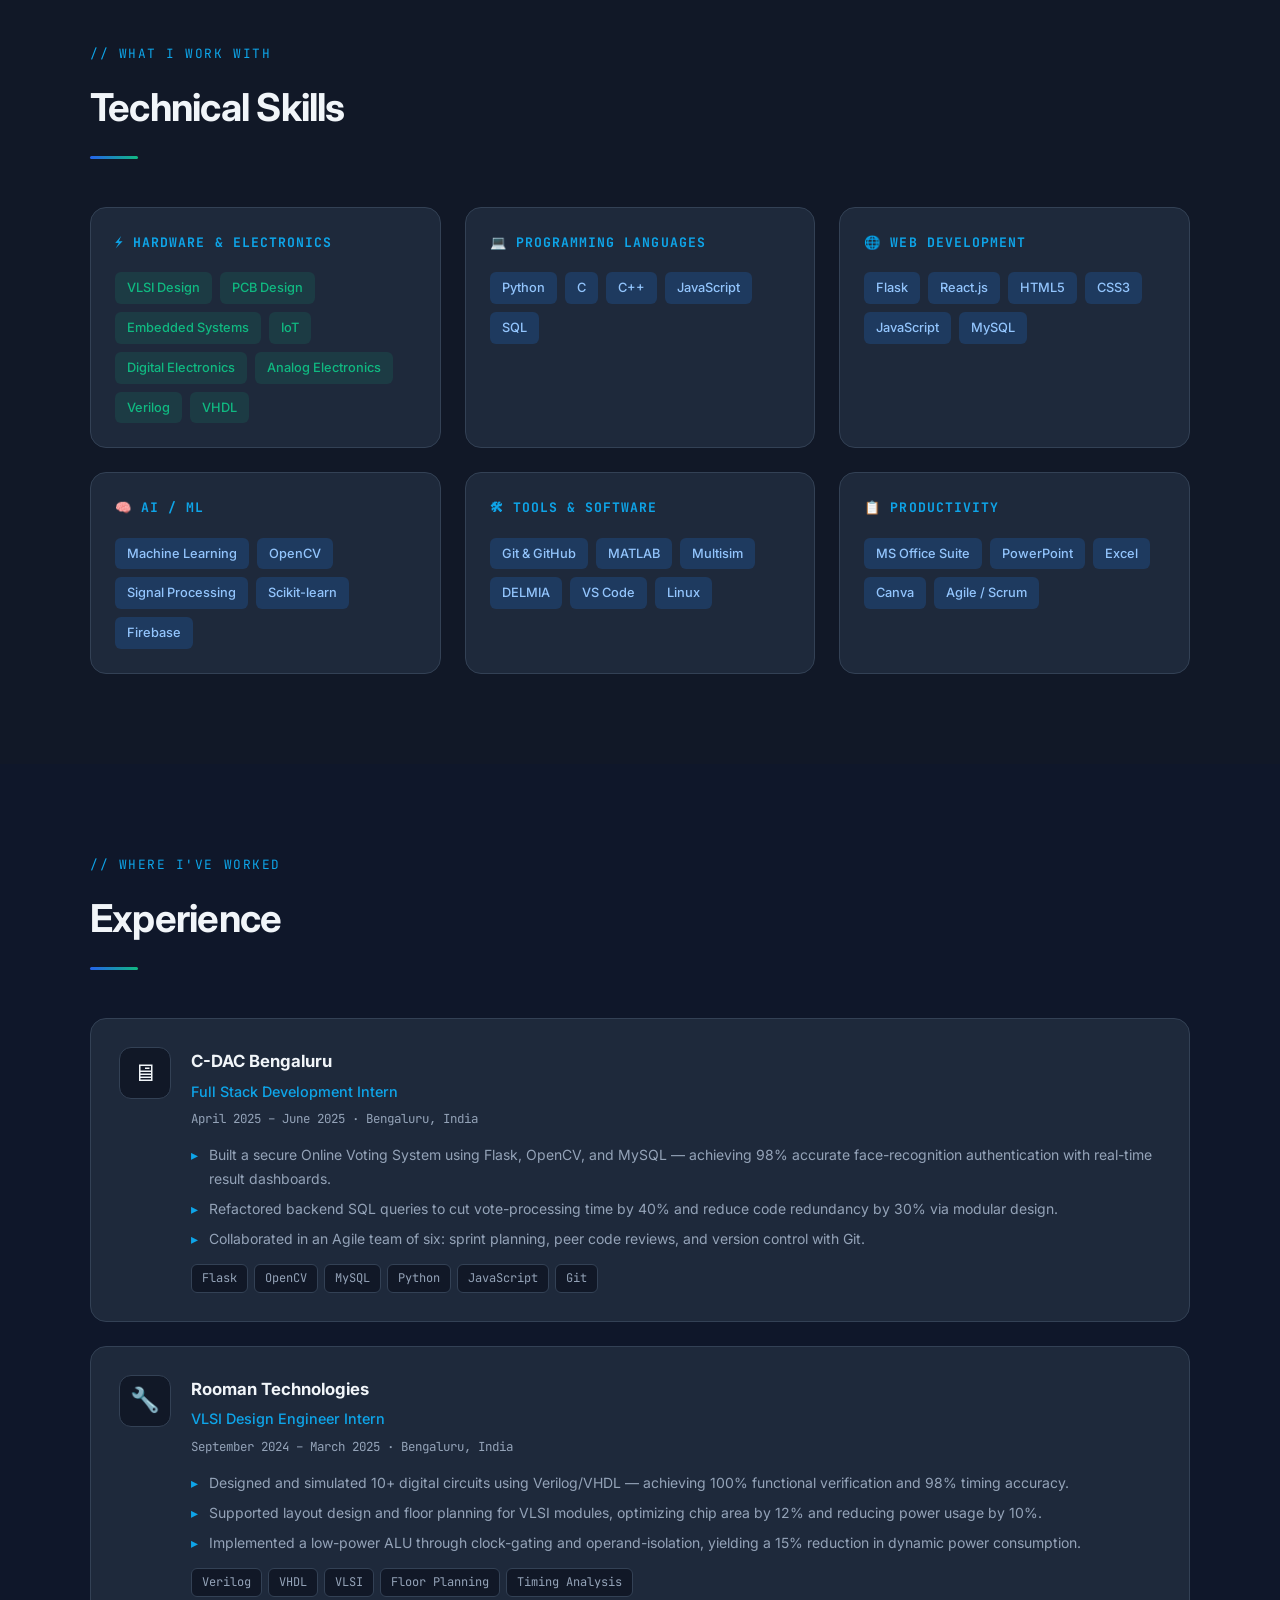
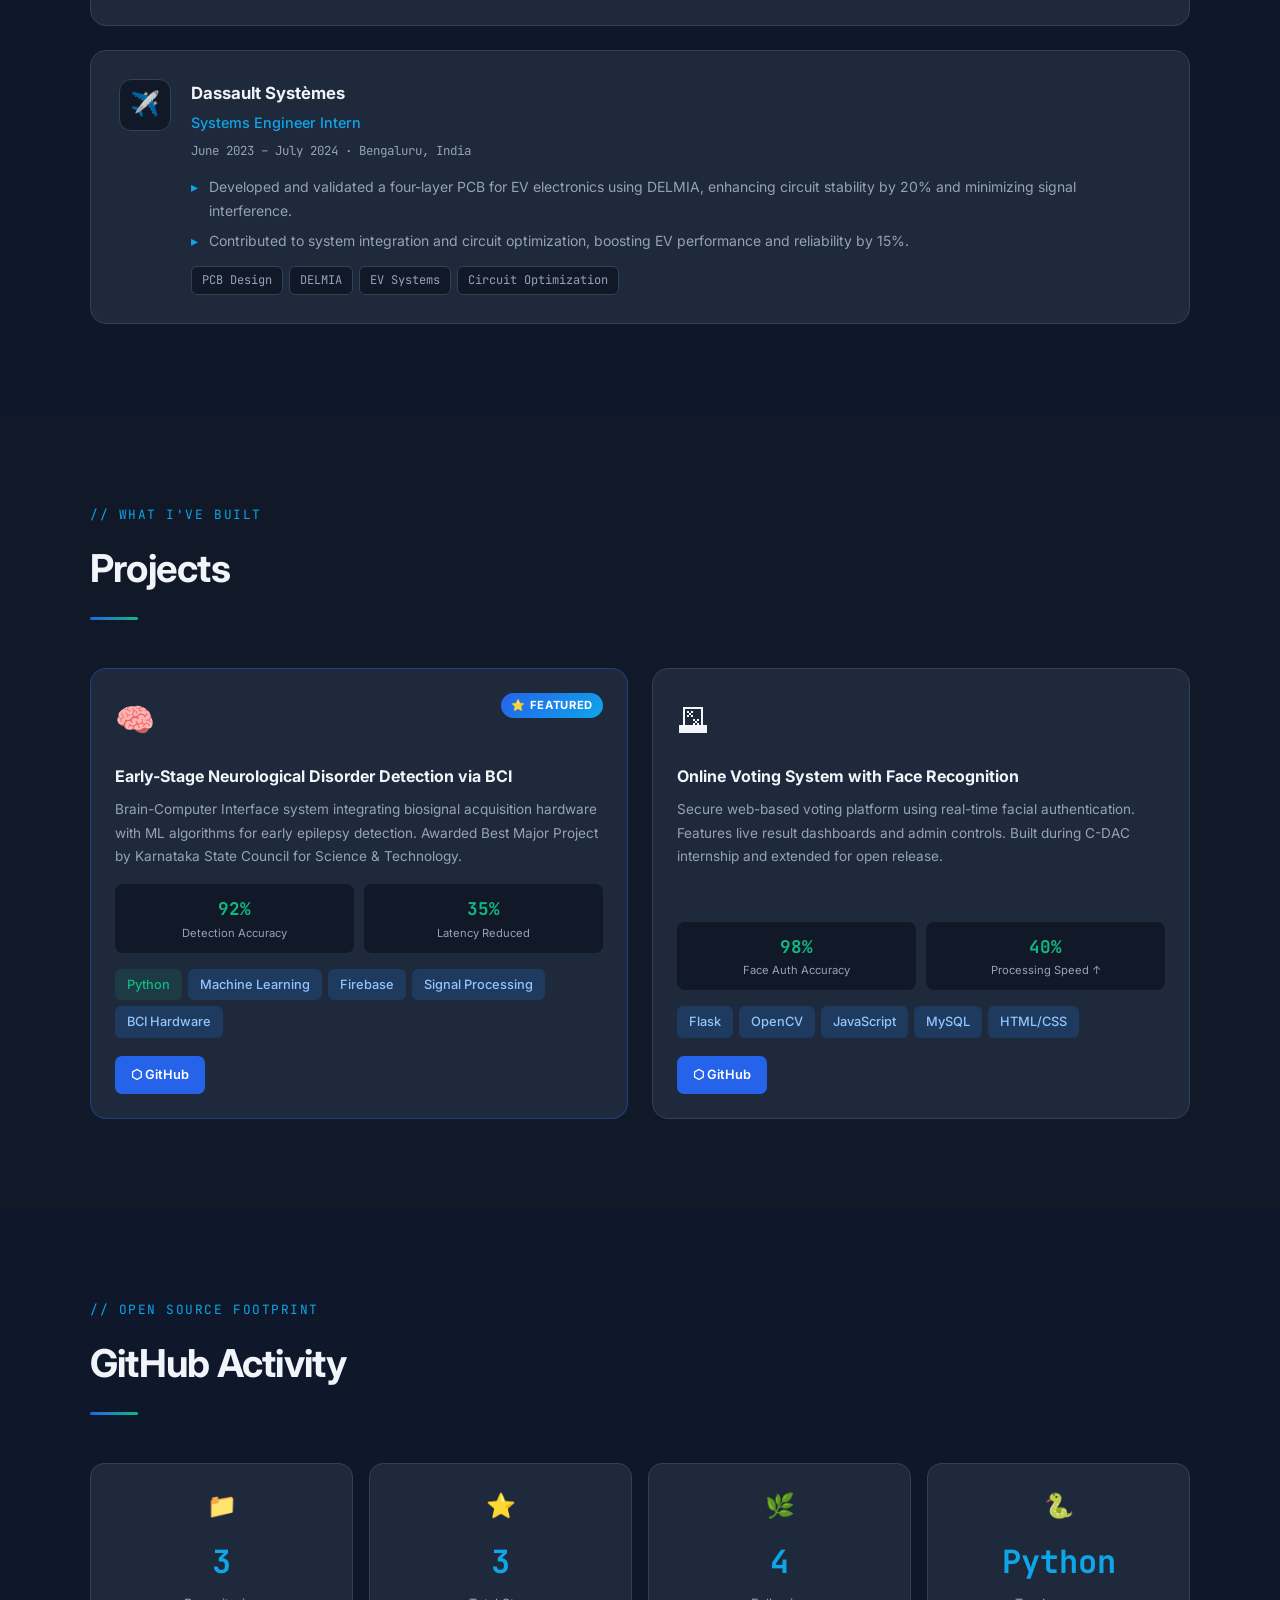
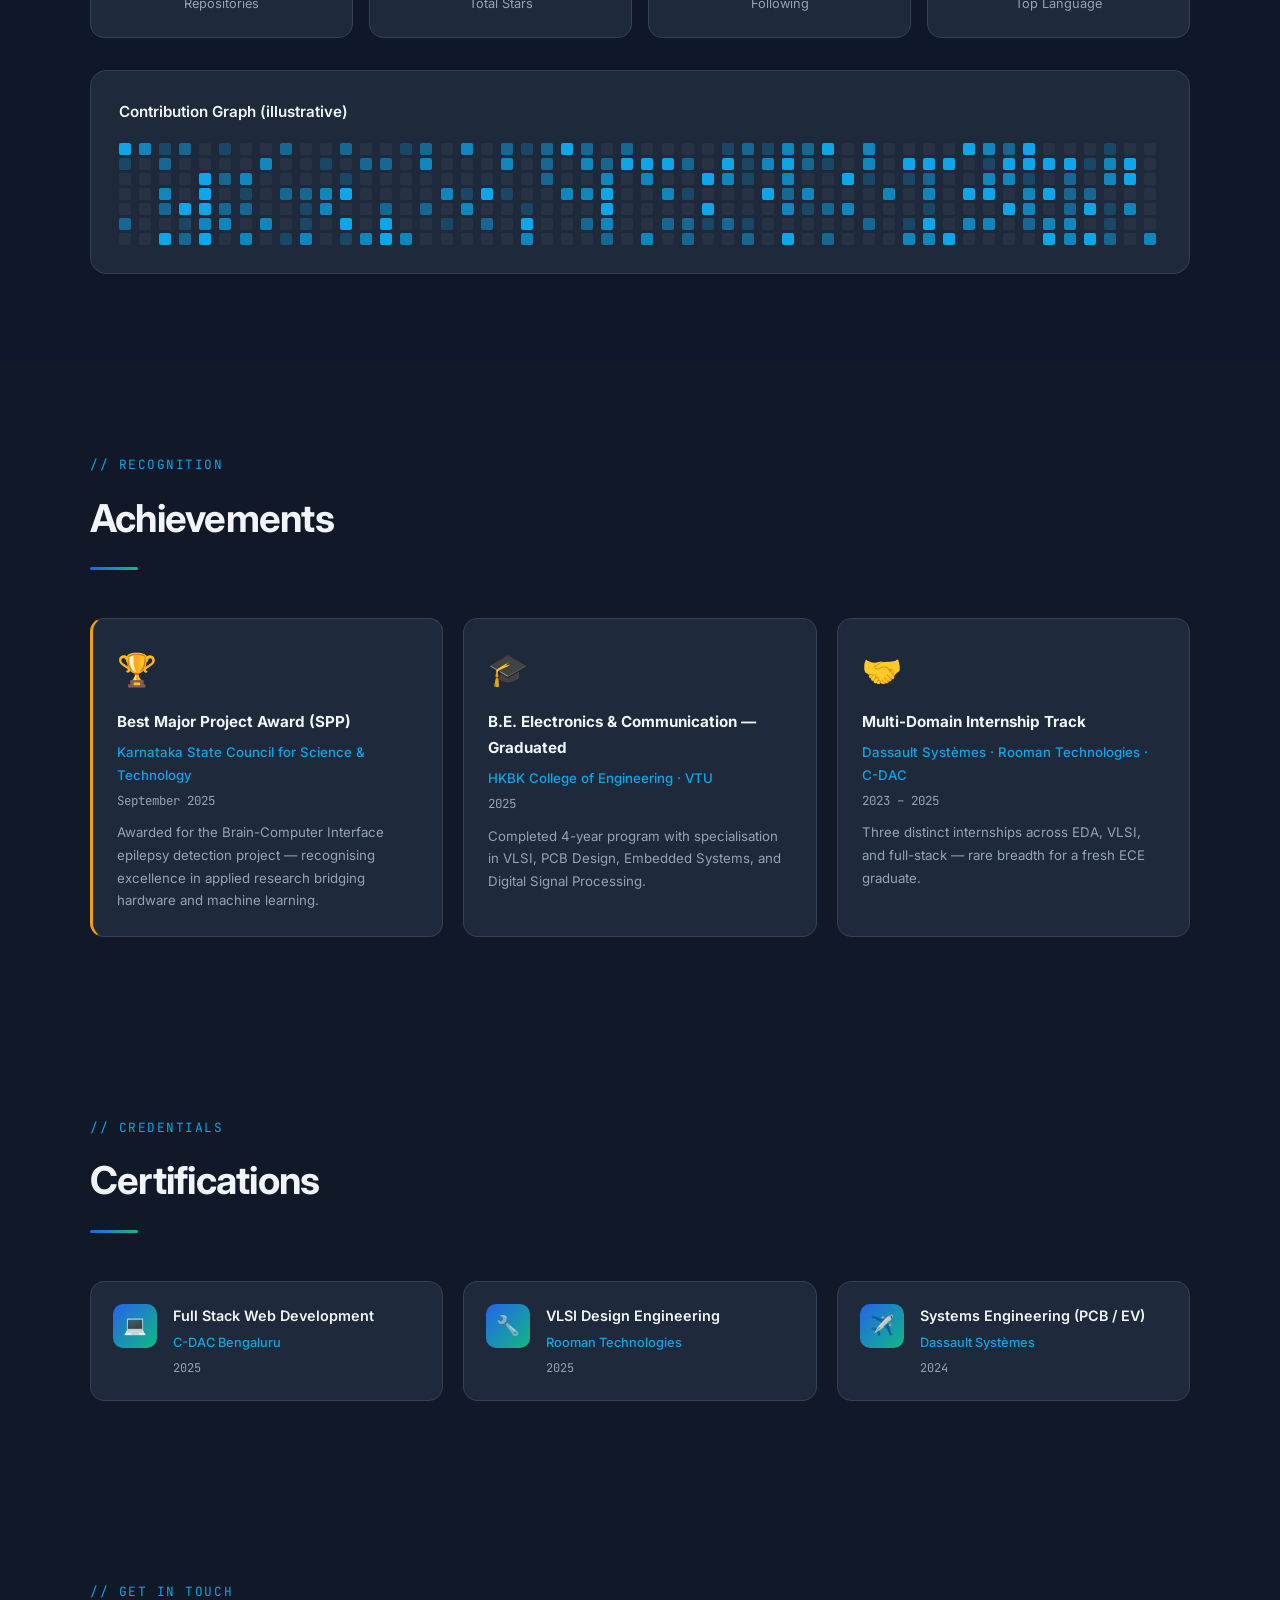
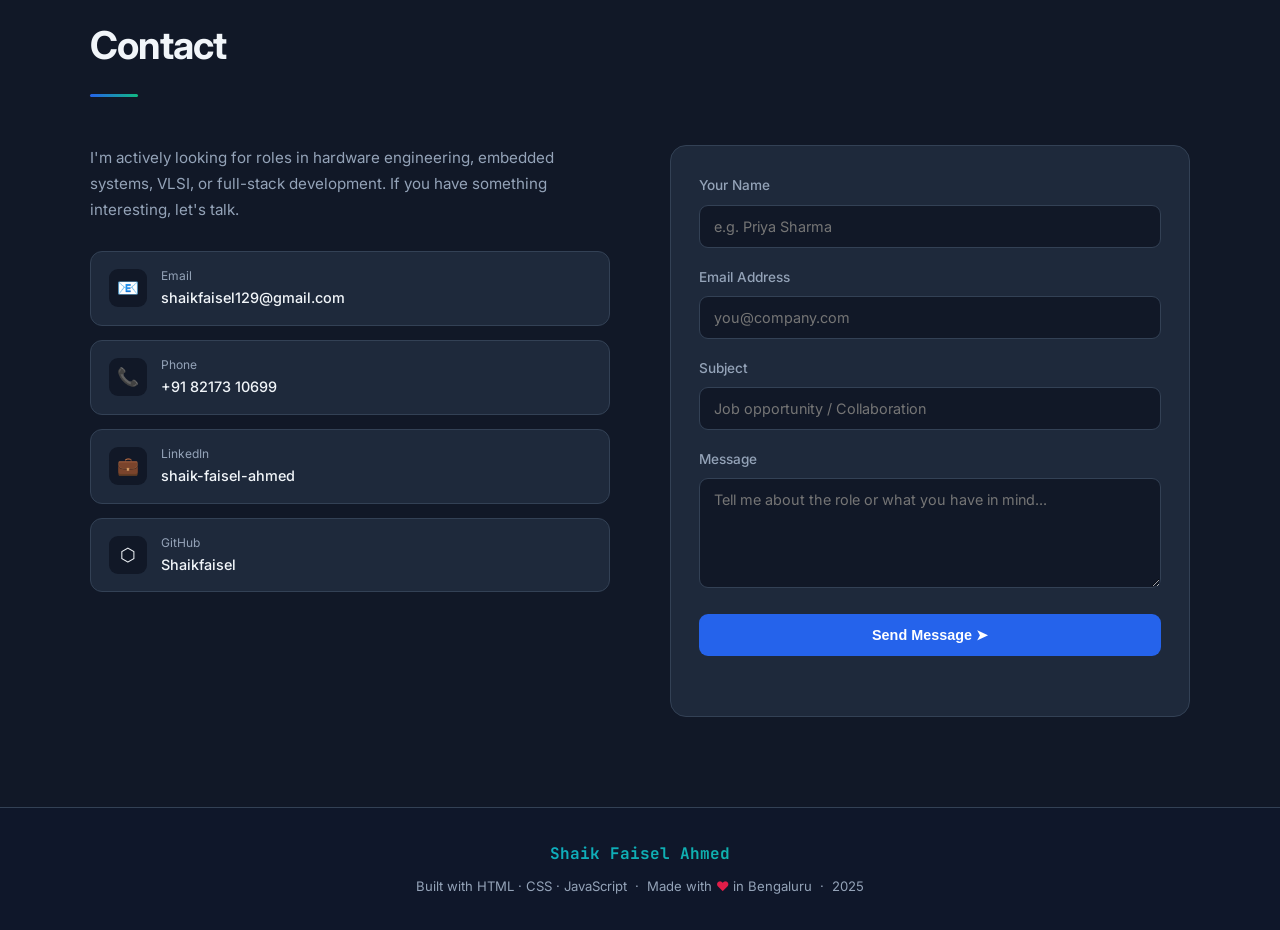
<file: shaikfaisel_portfolio/index.html>
<!DOCTYPE html>
<html lang="en" data-theme="dark">
<head>
  <meta charset="UTF-8" />
  <meta name="viewport" content="width=device-width, initial-scale=1.0" />
  <title>Shaik Faisel Ahmed | Electronics &amp; Full Stack Engineer</title>
  <meta name="description" content="Portfolio of Shaik Faisel Ahmed — ECE Graduate, VLSI & Embedded Systems Engineer, Full Stack Developer, BCI Researcher. Based in Bengaluru, India." />
  <meta property="og:title"       content="Shaik Faisel Ahmed | Engineer Portfolio" />
  <meta property="og:description" content="ECE Engineer passionate about hardware-software convergence. VLSI, PCB Design, IoT, Flask, React." />
  <meta property="og:type"        content="website" />
  <meta name="keywords" content="Shaik Faisel Ahmed, VLSI Engineer, Embedded Systems, PCB Design, Full Stack Developer, Flask, Brain Computer Interface, ECE Portfolio Bengaluru" />

  <!-- Google Fonts — Inter (body text) and JetBrains Mono (code/labels) -->
  <link rel="preconnect" href="https://fonts.googleapis.com" />
  <link rel="preconnect" href="https://fonts.gstatic.com" crossorigin />
  <link href="https://fonts.googleapis.com/css2?family=Inter:wght@300;400;500;600;700&family=JetBrains+Mono:wght@400;500;700&display=swap" rel="stylesheet" />

  <!-- All CSS is in this separate file -->
  <link rel="stylesheet" href="styles.css" />
</head>
<body>


<!-- ============================================================
     SCROLL PROGRESS BAR
     Thin colored line at the very top that fills as you scroll.
     Width is controlled by JavaScript in main.js.
============================================================ -->
<div id="progress-bar"></div>


<!-- ============================================================
     NAVBAR — Fixed at top of page
============================================================ -->
<nav>
  <div class="nav-inner">

    <!-- Logo text -->
    <div class="nav-logo">SFA.Developer</div>

    <!-- Desktop navigation links -->
    <ul class="nav-links">
      <li><a href="#about">About</a></li>
      <li><a href="#education">Education</a></li>
      <li><a href="#skills">Skills</a></li>
      <li><a href="#experience">Experience</a></li>
      <li><a href="#projects">Projects</a></li>
      <li><a href="#achievements">Achievements</a></li>
      <li><a href="#contact">Contact</a></li>
    </ul>

    <div class="nav-right">
      <!-- Dark/light toggle — JavaScript in main.js handles the click -->
      <button id="theme-toggle" title="Toggle theme">☀️</button>
      <!-- Hamburger icon — only visible on mobile -->
      <button class="hamburger" id="hamburger" aria-label="Open menu">☰</button>
    </div>

  </div>

  <!-- Mobile dropdown — hidden by default, shown when hamburger is clicked -->
  <div class="mobile-menu" id="mobile-menu">
    <a href="#about"        onclick="closeMobileMenu()">About</a>
    <a href="#education"    onclick="closeMobileMenu()">Education</a>
    <a href="#skills"       onclick="closeMobileMenu()">Skills</a>
    <a href="#experience"   onclick="closeMobileMenu()">Experience</a>
    <a href="#projects"     onclick="closeMobileMenu()">Projects</a>
    <a href="#achievements" onclick="closeMobileMenu()">Achievements</a>
    <a href="#contact"      onclick="closeMobileMenu()">Contact</a>
  </div>
</nav>


<!-- ============================================================
     HERO SECTION — First thing visitors see
============================================================ -->
<section id="hero">
  <!-- Background decorations (gradient blobs + grid lines) -->
  <div class="hero-bg"></div>
  <div class="grid-bg"></div>

  <div class="hero-content">

    <!-- LEFT SIDE — Name, typing text, buttons, social icons -->
    <div>
      <div class="hero-eyebrow">Available for opportunities</div>

      <h1 class="hero-name">
        Shaik<br />
        <span class="highlight">Faisel Ahmed</span>
      </h1>

      <!-- This text is animated by JavaScript — it types and deletes role titles -->
      <div id="typing-text"></div>

      <p class="hero-desc">
        ECE Engineer who bridges hardware and software — from Verilog circuits
        and PCB design to Flask backends and BCI-powered ML systems.
      </p>

      <div class="hero-btns">
        <!-- Resume PDF must be in the same folder as index.html -->
        <a href="Shaik Faisel resume.pdf" download class="btn-primary">⬇ Download Resume</a>
        <a href="#projects" class="btn-outline">🚀 View Projects</a>
        <a href="#contact"  class="btn-outline">📬 Contact Me</a>
      </div>

      <!-- Social icon links -->
      <div class="hero-socials">
        <a href="https://www.linkedin.com/in/shaik-faisel-ahmed-06150a316/" target="_blank" title="LinkedIn">
          <svg width="18" height="18" viewBox="0 0 24 24" fill="currentColor">
            <path d="M16 8a6 6 0 016 6v7h-4v-7a2 2 0 00-2-2 2 2 0 00-2 2v7h-4v-7a6 6 0 016-6zM2 9h4v12H2z"/>
            <circle cx="4" cy="4" r="2"/>
          </svg>
        </a>
        <a href="https://github.com/Shaikfaisel" target="_blank" title="GitHub">
          <svg width="18" height="18" viewBox="0 0 24 24" fill="currentColor">
            <path d="M9 19c-5 1.5-5-2.5-7-3m14 6v-3.87a3.37 3.37 0 00-.94-2.61c3.14-.35 6.44-1.54 6.44-7A5.44 5.44 0 0020 4.77 5.07 5.07 0 0019.91 1S18.73.65 16 2.48a13.38 13.38 0 00-7 0C6.27.65 5.09 1 5.09 1A5.07 5.07 0 005 4.77a5.44 5.44 0 00-1.5 3.78c0 5.42 3.3 6.61 6.44 7A3.37 3.37 0 009 18.13V22"/>
          </svg>
        </a>
        <a href="mailto:shaikfaisel129@gmail.com" title="Email">
          <svg width="18" height="18" viewBox="0 0 24 24" fill="none" stroke="currentColor" stroke-width="2">
            <path d="M4 4h16c1.1 0 2 .9 2 2v12c0 1.1-.9 2-2 2H4c-1.1 0-2-.9-2-2V6c0-1.1.9-2 2-2z"/>
            <polyline points="22,6 12,13 2,6"/>
          </svg>
        </a>
        <a href="tel:+918217310699" title="Phone">📞</a>
      </div>
    </div>

    <!-- RIGHT SIDE — Profile card with photo and stats -->
    <div class="hero-card">
      <div class="avatar-ring">
        <div class="avatar-inner">
          <!-- Your photo — must be named photo.jpeg and in the same folder -->
          <img src="photo.jpeg" alt="Shaik Faisel Ahmed" />
        </div>
      </div>
      <div class="hero-card-name">Shaik Faisel Ahmed</div>
      <div class="hero-card-role">ECE '25 · HKBK College (VTU)</div>

      <!-- Stats — the numbers count up from 0 via JavaScript -->
      <div class="stat-row">
        <div class="stat-item">
          <div class="stat-num" data-target="3">0</div>
          <div class="stat-label">Internships</div>
        </div>
        <div class="stat-item">
          <div class="stat-num" data-target="2">0</div>
          <div class="stat-label">Projects</div>
        </div>
        <div class="stat-item">
          <div class="stat-num" data-target="92">0</div>
          <div class="stat-label">% BCI Acc.</div>
        </div>
      </div>
    </div>

  </div>
</section>


<!-- ============================================================
     ABOUT SECTION
============================================================ -->
<section id="about">
  <div class="container">
    <div class="section-eyebrow">// who I am</div>
    <h2 class="section-title">About Me</h2>
    <div class="section-line"></div>

    <div class="about-grid fade-in">
      <!-- Left: paragraphs + highlight boxes -->
      <div class="about-text">
        <p>
          I'm an Electronics &amp; Communication Engineering graduate (VTU, 2025) with a unique
          appetite for working at the intersection of hardware and software. Most engineers pick
          a lane — I deliberately didn't.
        </p>
        <p>
          My hands-on experience spans VLSI design and Verilog circuit simulation at Rooman
          Technologies, four-layer PCB design for EV electronics at Dassault Systems, and
          full-stack development at C-DAC Bengaluru — three very different engineering contexts
          in under two years.
        </p>
        <p>
          My flagship academic project, a Brain-Computer Interface for epilepsy detection, won
          the <strong>Best Major Project Award</strong> from the Karnataka State Council for
          Science &amp; Technology. It achieved 92% accuracy by fusing biosignal hardware with
          ML pipelines — exactly the kind of problem I'm drawn to.
        </p>
        <p>
          I'm actively looking for roles in embedded systems, hardware engineering, or full-stack
          development where real technical depth is valued over checkbox skills.
        </p>

        <div class="available-badge">Open to Work · Bengaluru &amp; Remote</div>

        <div class="about-highlights" style="margin-top:24px;">
          <div class="highlight-item">
            <div class="icon">🔬</div>
            <strong>Hardware Depth</strong>
            <span>VLSI, PCB, Verilog/VHDL, Embedded IoT</span>
          </div>
          <div class="highlight-item">
            <div class="icon">💻</div>
            <strong>Software Breadth</strong>
            <span>Flask, React, OpenCV, MySQL, Python</span>
          </div>
          <div class="highlight-item">
            <div class="icon">🧠</div>
            <strong>Research</strong>
            <span>BCI systems, ML-based medical diagnostics</span>
          </div>
          <div class="highlight-item">
            <div class="icon">🏆</div>
            <strong>Award Winner</strong>
            <span>Karnataka State Council for S&amp;T — SPP Award</span>
          </div>
        </div>
      </div>

      <!-- Right: info table -->
      <div>
        <div class="about-info">
          <div class="info-row"><span class="label">Name</span>      <span class="val">Shaik Faisel Ahmed</span></div>
          <div class="info-row"><span class="label">Degree</span>    <span class="val">B.E. Electronics &amp; Communication</span></div>
          <div class="info-row"><span class="label">University</span><span class="val">Visvesvaraya Technological University (VTU)</span></div>
          <div class="info-row"><span class="label">Graduated</span> <span class="val">2025</span></div>
          <div class="info-row"><span class="label">CGPA</span>      <span class="val">6.76 / 10</span></div>
          <div class="info-row"><span class="label">Location</span>  <span class="val">Bengaluru, Karnataka, India</span></div>
          <div class="info-row">
            <span class="label">LinkedIn</span>
            <span class="val">
              <a href="https://www.linkedin.com/in/shaik-faisel-ahmed-06150a316/" style="color:var(--accent2)">LinkedIn.com</a>
            </span>
          </div>
          <div class="info-row"><span class="label">Phone</span>     <span class="val">+91 82173 10699</span></div>
          <div class="info-row"><span class="label">Languages</span> <span class="val">English · Hindi · Urdu · Kannada</span></div>
          <div class="info-row">
            <span class="label">GitHub</span>
            <span class="val">
              <a href="https://github.com/Shaikfaisel" target="_blank" style="color:var(--accent2)">GitHub.com</a>
            </span>
          </div>
        </div>
      </div>
    </div>

  </div>
</section>


<!-- ============================================================
     EDUCATION SECTION
============================================================ -->
<section id="education">
  <div class="container">
    <div class="section-eyebrow">// academic background</div>
    <h2 class="section-title">Education</h2>
    <div class="section-line"></div>

    <div class="timeline fade-in">

      <div class="timeline-item">
        <div class="timeline-dot"></div>
        <div class="timeline-card">
          <div class="timeline-year">2021 – 2025</div>
          <div class="timeline-degree">B.E. — Electronics &amp; Communication Engineering</div>
          <div class="timeline-school">HKBK College of Engineering, Bengaluru · Visvesvaraya Technological University (VTU)</div>
          <span class="cgpa-badge">CGPA: 6.76</span>
          <p style="font-size:0.84rem;color:var(--muted);margin-top:12px;">
            Relevant coursework: Digital Electronics, VLSI Design, Embedded Systems,
            Signals &amp; Systems, Microprocessors, PCB Design, IoT, Python for Engineers.
          </p>
        </div>
      </div>

      <div class="timeline-item">
        <div class="timeline-dot"></div>
        <div class="timeline-card">
          <div class="timeline-year">2019 – 2021</div>
          <div class="timeline-degree">PUC — Science Stream (Physics, Chemistry, Mathematics, Electronics)</div>
          <div class="timeline-school">Maharashtra State Board</div>
          <span class="cgpa-badge">81%</span>
        </div>
      </div>

      <div class="timeline-item">
        <div class="timeline-dot"></div>
        <div class="timeline-card">
          <div class="timeline-year">2018 – 2019</div>
          <div class="timeline-degree">SSLC — Secondary School Leaving Certificate</div>
          <div class="timeline-school">Karnataka State Board</div>
          <span class="cgpa-badge">60%</span>
        </div>
      </div>

    </div>
  </div>
</section>


<!-- ============================================================
     SKILLS SECTION
============================================================ -->
<section id="skills">
  <div class="container">
    <div class="section-eyebrow">// what I work with</div>
    <h2 class="section-title">Technical Skills</h2>
    <div class="section-line"></div>

    <div class="skills-grid fade-in">

      <div class="skill-category">
        <div class="skill-category-title">⚡ Hardware &amp; Electronics</div>
        <div class="skill-tags">
          <span class="skill-tag green">VLSI Design</span>
          <span class="skill-tag green">PCB Design</span>
          <span class="skill-tag green">Embedded Systems</span>
          <span class="skill-tag green">IoT</span>
          <span class="skill-tag green">Digital Electronics</span>
          <span class="skill-tag green">Analog Electronics</span>
          <span class="skill-tag green">Verilog</span>
          <span class="skill-tag green">VHDL</span>
        </div>
      </div>

      <div class="skill-category">
        <div class="skill-category-title">💻 Programming Languages</div>
        <div class="skill-tags">
          <span class="skill-tag">Python</span>
          <span class="skill-tag">C</span>
          <span class="skill-tag">C++</span>
          <span class="skill-tag">JavaScript</span>
          <span class="skill-tag">SQL</span>
        </div>
      </div>

      <div class="skill-category">
        <div class="skill-category-title">🌐 Web Development</div>
        <div class="skill-tags">
          <span class="skill-tag">Flask</span>
          <span class="skill-tag">React.js</span>
          <span class="skill-tag">HTML5</span>
          <span class="skill-tag">CSS3</span>
          <span class="skill-tag">JavaScript</span>
          <span class="skill-tag">MySQL</span>
        </div>
      </div>

      <div class="skill-category">
        <div class="skill-category-title">🧠 AI / ML</div>
        <div class="skill-tags">
          <span class="skill-tag">Machine Learning</span>
          <span class="skill-tag">OpenCV</span>
          <span class="skill-tag">Signal Processing</span>
          <span class="skill-tag">Scikit-learn</span>
          <span class="skill-tag">Firebase</span>
        </div>
      </div>

      <div class="skill-category">
        <div class="skill-category-title">🛠 Tools &amp; Software</div>
        <div class="skill-tags">
          <span class="skill-tag">Git &amp; GitHub</span>
          <span class="skill-tag">MATLAB</span>
          <span class="skill-tag">Multisim</span>
          <span class="skill-tag">DELMIA</span>
          <span class="skill-tag">VS Code</span>
          <span class="skill-tag">Linux</span>
        </div>
      </div>

      <div class="skill-category">
        <div class="skill-category-title">📋 Productivity</div>
        <div class="skill-tags">
          <span class="skill-tag">MS Office Suite</span>
          <span class="skill-tag">PowerPoint</span>
          <span class="skill-tag">Excel</span>
          <span class="skill-tag">Canva</span>
          <span class="skill-tag">Agile / Scrum</span>
        </div>
      </div>

    </div>
  </div>
</section>


<!-- ============================================================
     EXPERIENCE SECTION
============================================================ -->
<section id="experience">
  <div class="container">
    <div class="section-eyebrow">// where I've worked</div>
    <h2 class="section-title">Experience</h2>
    <div class="section-line"></div>

    <div class="exp-grid fade-in">

      <!-- C-DAC -->
      <div class="exp-card">
        <div class="exp-logo">🖥</div>
        <div>
          <div class="exp-company">C-DAC Bengaluru</div>
          <div class="exp-role">Full Stack Development Intern</div>
          <div class="exp-date">April 2025 – June 2025 · Bengaluru, India</div>
          <ul class="exp-bullets">
            <li>Built a secure Online Voting System using Flask, OpenCV, and MySQL — achieving 98% accurate face-recognition authentication with real-time result dashboards.</li>
            <li>Refactored backend SQL queries to cut vote-processing time by 40% and reduce code redundancy by 30% via modular design.</li>
            <li>Collaborated in an Agile team of six: sprint planning, peer code reviews, and version control with Git.</li>
          </ul>
          <div class="exp-tech-row">
            <span class="tech-chip">Flask</span>
            <span class="tech-chip">OpenCV</span>
            <span class="tech-chip">MySQL</span>
            <span class="tech-chip">Python</span>
            <span class="tech-chip">JavaScript</span>
            <span class="tech-chip">Git</span>
          </div>
        </div>
      </div>

      <!-- Rooman Technologies -->
      <div class="exp-card">
        <div class="exp-logo">🔧</div>
        <div>
          <div class="exp-company">Rooman Technologies</div>
          <div class="exp-role">VLSI Design Engineer Intern</div>
          <div class="exp-date">September 2024 – March 2025 · Bengaluru, India</div>
          <ul class="exp-bullets">
            <li>Designed and simulated 10+ digital circuits using Verilog/VHDL — achieving 100% functional verification and 98% timing accuracy.</li>
            <li>Supported layout design and floor planning for VLSI modules, optimizing chip area by 12% and reducing power usage by 10%.</li>
            <li>Implemented a low-power ALU through clock-gating and operand-isolation, yielding a 15% reduction in dynamic power consumption.</li>
          </ul>
          <div class="exp-tech-row">
            <span class="tech-chip">Verilog</span>
            <span class="tech-chip">VHDL</span>
            <span class="tech-chip">VLSI</span>
            <span class="tech-chip">Floor Planning</span>
            <span class="tech-chip">Timing Analysis</span>
          </div>
        </div>
      </div>

      <!-- Dassault Systèmes -->
      <div class="exp-card">
        <div class="exp-logo">✈️</div>
        <div>
          <div class="exp-company">Dassault Systèmes</div>
          <div class="exp-role">Systems Engineer Intern</div>
          <div class="exp-date">June 2023 – July 2024 · Bengaluru, India</div>
          <ul class="exp-bullets">
            <li>Developed and validated a four-layer PCB for EV electronics using DELMIA, enhancing circuit stability by 20% and minimizing signal interference.</li>
            <li>Contributed to system integration and circuit optimization, boosting EV performance and reliability by 15%.</li>
          </ul>
          <div class="exp-tech-row">
            <span class="tech-chip">PCB Design</span>
            <span class="tech-chip">DELMIA</span>
            <span class="tech-chip">EV Systems</span>
            <span class="tech-chip">Circuit Optimization</span>
          </div>
        </div>
      </div>

    </div>
  </div>
</section>


<!-- ============================================================
     PROJECTS SECTION
============================================================ -->
<section id="projects">
  <div class="container">
    <div class="section-eyebrow">// what I've built</div>
    <h2 class="section-title">Projects</h2>
    <div class="section-line"></div>

    <div class="projects-grid fade-in">

      <!-- Project 1: BCI -->
      <div class="project-card featured">
        <div class="project-header">
          <div class="project-icon">🧠</div>
          <span class="featured-badge">⭐ Featured</span>
        </div>
        <div class="project-body">
          <div class="project-title">Early-Stage Neurological Disorder Detection via BCI</div>
          <p class="project-desc">
            Brain-Computer Interface system integrating biosignal acquisition hardware with ML
            algorithms for early epilepsy detection. Awarded Best Major Project by Karnataka
            State Council for Science &amp; Technology.
          </p>
          <div class="project-metrics">
            <div class="metric"><div class="metric-val">92%</div><div class="metric-label">Detection Accuracy</div></div>
            <div class="metric"><div class="metric-val">35%</div><div class="metric-label">Latency Reduced</div></div>
          </div>
          <div class="project-tags">
            <span class="skill-tag green">Python</span>
            <span class="skill-tag">Machine Learning</span>
            <span class="skill-tag">Firebase</span>
            <span class="skill-tag">Signal Processing</span>
            <span class="skill-tag">BCI Hardware</span>
          </div>
          <div class="project-footer">
            <a href="https://github.com/Shaikfaisel/BCI-Epilepsy-Monitoring-System" target="_blank" class="btn-sm primary">⬡ GitHub</a>
          </div>
        </div>
      </div>

      <!-- Project 2: Voting System -->
      <div class="project-card">
        <div class="project-header">
          <div class="project-icon">🗳</div>
        </div>
        <div class="project-body">
          <div class="project-title">Online Voting System with Face Recognition</div>
          <p class="project-desc">
            Secure web-based voting platform using real-time facial authentication. Features
            live result dashboards and admin controls. Built during C-DAC internship and
            extended for open release.
          </p>
          <div class="project-metrics">
            <div class="metric"><div class="metric-val">98%</div><div class="metric-label">Face Auth Accuracy</div></div>
            <div class="metric"><div class="metric-val">40%</div><div class="metric-label">Processing Speed ↑</div></div>
          </div>
          <div class="project-tags">
            <span class="skill-tag">Flask</span>
            <span class="skill-tag">OpenCV</span>
            <span class="skill-tag">JavaScript</span>
            <span class="skill-tag">MySQL</span>
            <span class="skill-tag">HTML/CSS</span>
          </div>
          <div class="project-footer">
            <a href="https://github.com/Shaikfaisel/Online_Voting_System" target="_blank" class="btn-sm primary">⬡ GitHub</a>
          </div>
        </div>
      </div>

    </div>
  </div>
</section>


<!-- ============================================================
     GITHUB ACTIVITY SECTION
============================================================ -->
<section id="github">
  <div class="container">
    <div class="section-eyebrow">// open source footprint</div>
    <h2 class="section-title">GitHub Activity</h2>
    <div class="section-line"></div>

    <div class="github-stats fade-in">
      <div class="gh-stat-card">
        <div class="gh-stat-icon">📁</div>
        <div class="gh-stat-num">3</div>
        <div class="gh-stat-label">Repositories</div>
      </div>
      <div class="gh-stat-card">
        <div class="gh-stat-icon">⭐</div>
        <div class="gh-stat-num">3</div>
        <div class="gh-stat-label">Total Stars</div>
      </div>
      <div class="gh-stat-card">
        <div class="gh-stat-icon">🌿</div>
        <div class="gh-stat-num">4</div>
        <div class="gh-stat-label">Following</div>
      </div>
      <div class="gh-stat-card">
        <div class="gh-stat-icon">🐍</div>
        <div class="gh-stat-num">Python</div>
        <div class="gh-stat-label">Top Language</div>
      </div>
    </div>

    <!-- Decorative contribution grid — colored squares, like GitHub profile -->
    <div class="contrib-section fade-in">
      <div class="contrib-title">Contribution Graph (illustrative)</div>
      <!-- JavaScript in main.js fills this div with colored squares -->
      <div class="contrib-grid" id="contrib-grid"></div>
    </div>

  </div>
</section>


<!-- ============================================================
     ACHIEVEMENTS SECTION
============================================================ -->
<section id="achievements" style="background:var(--bg2);">
  <div class="container">
    <div class="section-eyebrow">// recognition</div>
    <h2 class="section-title">Achievements</h2>
    <div class="section-line"></div>

    <div class="achievements-grid fade-in">

      <div class="ach-card gold">
        <div class="ach-icon">🏆</div>
        <div class="ach-title">Best Major Project Award (SPP)</div>
        <div class="ach-org">Karnataka State Council for Science &amp; Technology</div>
        <div class="ach-date">September 2025</div>
        <p style="font-size:0.83rem;color:var(--muted);margin-top:10px;">
          Awarded for the Brain-Computer Interface epilepsy detection project —
          recognising excellence in applied research bridging hardware and machine learning.
        </p>
      </div>

      <div class="ach-card">
        <div class="ach-icon">🎓</div>
        <div class="ach-title">B.E. Electronics &amp; Communication — Graduated</div>
        <div class="ach-org">HKBK College of Engineering · VTU</div>
        <div class="ach-date">2025</div>
        <p style="font-size:0.83rem;color:var(--muted);margin-top:10px;">
          Completed 4-year program with specialisation in VLSI, PCB Design,
          Embedded Systems, and Digital Signal Processing.
        </p>
      </div>

      <div class="ach-card">
        <div class="ach-icon">🤝</div>
        <div class="ach-title">Multi-Domain Internship Track</div>
        <div class="ach-org">Dassault Systèmes · Rooman Technologies · C-DAC</div>
        <div class="ach-date">2023 – 2025</div>
        <p style="font-size:0.83rem;color:var(--muted);margin-top:10px;">
          Three distinct internships across EDA, VLSI, and full-stack —
          rare breadth for a fresh ECE graduate.
        </p>
      </div>

    </div>
  </div>
</section>


<!-- ============================================================
     CERTIFICATIONS SECTION
============================================================ -->
<section id="certifications">
  <div class="container">
    <div class="section-eyebrow">// credentials</div>
    <h2 class="section-title">Certifications</h2>
    <div class="section-line"></div>

    <div class="certs-grid fade-in">

      <div class="cert-card">
        <div class="cert-icon">💻</div>
        <div>
          <div class="cert-name">Full Stack Web Development</div>
          <div class="cert-org">C-DAC Bengaluru</div>
          <div class="cert-date">2025</div>
        </div>
      </div>

      <div class="cert-card">
        <div class="cert-icon">🔧</div>
        <div>
          <div class="cert-name">VLSI Design Engineering</div>
          <div class="cert-org">Rooman Technologies</div>
          <div class="cert-date">2025</div>
        </div>
      </div>

      <div class="cert-card">
        <div class="cert-icon">✈️</div>
        <div>
          <div class="cert-name">Systems Engineering (PCB / EV)</div>
          <div class="cert-org">Dassault Systèmes</div>
          <div class="cert-date">2024</div>
        </div>
      </div>

    </div>
  </div>
</section>


<!-- ============================================================
     CONTACT SECTION
     The form submits to Formspree — see main.js for the endpoint.
     You must set up a free Formspree account and paste your endpoint
     URL into main.js before this form will send emails.
============================================================ -->
<section id="contact">
  <div class="container">
    <div class="section-eyebrow">// get in touch</div>
    <h2 class="section-title">Contact</h2>
    <div class="section-line"></div>

    <div class="contact-grid fade-in">

      <!-- LEFT: contact info links -->
      <div class="contact-info">
        <p>
          I'm actively looking for roles in hardware engineering, embedded systems, VLSI,
          or full-stack development. If you have something interesting, let's talk.
        </p>
        <div class="contact-links">
          <a href="mailto:shaikfaisel129@gmail.com" class="contact-link-item">
            <div class="link-icon">📧</div>
            <div>
              <div class="link-label">Email</div>
              <div class="link-val">shaikfaisel129@gmail.com</div>
            </div>
          </a>
          <a href="tel:+918217310699" class="contact-link-item">
            <div class="link-icon">📞</div>
            <div>
              <div class="link-label">Phone</div>
              <div class="link-val">+91 82173 10699</div>
            </div>
          </a>
          <a href="https://www.linkedin.com/in/shaik-faisel-ahmed-06150a316/" target="_blank" class="contact-link-item">
            <div class="link-icon">💼</div>
            <div>
              <div class="link-label">LinkedIn</div>
              <div class="link-val">shaik-faisel-ahmed</div>
            </div>
          </a>
          <a href="https://github.com/Shaikfaisel" target="_blank" class="contact-link-item">
            <div class="link-icon">⬡</div>
            <div>
              <div class="link-label">GitHub</div>
              <div class="link-val">Shaikfaisel</div>
            </div>
          </a>
        </div>
      </div>

      <!-- RIGHT: contact form -->
      <!-- id="contact-form" is what main.js listens to for the submit event -->
      <form class="contact-form" id="contact-form" novalidate>
        <div class="form-group">
          <label for="f-name">Your Name</label>
          <input type="text" id="f-name" placeholder="e.g. Priya Sharma" required />
        </div>
        <div class="form-group">
          <label for="f-email">Email Address</label>
          <input type="email" id="f-email" placeholder="you@company.com" required />
        </div>
        <div class="form-group">
          <label for="f-subject">Subject</label>
          <input type="text" id="f-subject" placeholder="Job opportunity / Collaboration" />
        </div>
        <div class="form-group">
          <label for="f-msg">Message</label>
          <textarea id="f-msg" placeholder="Tell me about the role or what you have in mind..." required></textarea>
        </div>

        <!-- id="submit-btn" is used by main.js to disable it while sending -->
        <button type="submit" class="form-submit" id="submit-btn">Send Message ➤</button>

        <!-- id="form-status" is where main.js shows success or error messages -->
        <div id="form-status"></div>
      </form>

    </div>
  </div>
</section>


<!-- ============================================================
     FOOTER
============================================================ -->
<footer>
  <div class="footer-name">Shaik Faisel Ahmed</div>
  <p class="footer-copy">
    Built with HTML · CSS · JavaScript &nbsp;·&nbsp;
    Made with <span>♥</span> in Bengaluru &nbsp;·&nbsp; 2025
  </p>
</footer>


<!-- Back to top button (fixed bottom-right) -->
<button id="back-top" title="Back to top">↑</button>


<!-- All JavaScript is in this separate file — loaded last so HTML is ready -->
<script src="main.js"></script>


</body>
</html>
</file>
<file: styles.css>
/* ============================================================
   FILE: styles.css
   PURPOSE: All visual styling for the portfolio
   HOW IT WORKS: This file is linked in index.html via:
   <link rel="stylesheet" href="styles.css">
============================================================ */

/* ============================================================
   DESIGN TOKENS (color variables used everywhere below)
   To change the main blue color: edit --accent
   To change the green color: edit --green
============================================================ */
:root {
  --bg:         #0F172A;   /* dark navy background */
  --bg2:        #111827;   /* slightly lighter background for sections */
  --surface:    #1E293B;   /* card background */
  --surface2:   #273344;   /* hover state for cards */
  --border:     #334155;   /* border color */
  --text:       #F1F5F9;   /* main text color */
  --muted:      #94A3B8;   /* secondary / dimmed text */
  --accent:     #2563EB;   /* primary blue */
  --accent2:    #0EA5E9;   /* secondary sky blue */
  --green:      #10B981;   /* highlight green */
  --tag-bg:     #1E3A5F;   /* skill tag background */
  --tag-text:   #93C5FD;   /* skill tag text */
  --radius:     12px;
  --transition: 0.25s ease;
}

/* Light mode overrides — applied when user clicks the sun/moon button */
[data-theme="light"] {
  --bg:       #F8FAFC;
  --bg2:      #F1F5F9;
  --surface:  #FFFFFF;
  --surface2: #E2E8F0;
  --border:   #CBD5E1;
  --text:     #0F172A;
  --muted:    #64748B;
  --accent:   #2563EB;
  --accent2:  #0284C7;
  --green:    #059669;
  --tag-bg:   #DBEAFE;
  --tag-text: #1D4ED8;
}

/* ============================================================
   RESET & BASE — removes browser default spacing/styles
============================================================ */
*, *::before, *::after { box-sizing: border-box; margin: 0; padding: 0; }
html { scroll-behavior: smooth; }
body {
  font-family: 'Inter', sans-serif;
  background: var(--bg);
  color: var(--text);
  line-height: 1.7;
  transition: background var(--transition), color var(--transition);
  overflow-x: hidden;
}
a { color: inherit; text-decoration: none; }
img { max-width: 100%; display: block; }
ul { list-style: none; }

/* ============================================================
   SCROLL PROGRESS BAR (thin colored line at the very top)
============================================================ */
#progress-bar {
  position: fixed; top: 0; left: 0; height: 3px; width: 0%;
  background: linear-gradient(90deg, var(--accent), var(--green));
  z-index: 9999;
  transition: width 0.05s linear;
}

/* ============================================================
   NAVBAR (fixed top navigation bar)
============================================================ */
nav {
  position: fixed; top: 3px; left: 0; right: 0; z-index: 900;
  backdrop-filter: blur(16px);
  background: rgba(15,23,42,0.8);
  border-bottom: 1px solid var(--border);
  transition: background var(--transition);
}
[data-theme="light"] nav { background: rgba(248,250,252,0.85); }
.nav-inner {
  max-width: 1100px; margin: 0 auto;
  display: flex; align-items: center; justify-content: space-between;
  padding: 14px 24px;
}
.nav-logo {
  font-family: 'JetBrains Mono', monospace;
  font-weight: 700; font-size: 1rem;
  background: linear-gradient(135deg, var(--accent2), var(--green));
  -webkit-background-clip: text; -webkit-text-fill-color: transparent;
  background-clip: text;
}
.nav-links { display: flex; gap: 28px; }
.nav-links a {
  font-size: 0.875rem; font-weight: 500; color: var(--muted);
  transition: color var(--transition);
}
.nav-links a:hover { color: var(--text); }
.nav-right { display: flex; align-items: center; gap: 14px; }

/* Theme toggle button (moon/sun icon) */
#theme-toggle {
  background: var(--surface); border: 1px solid var(--border);
  color: var(--text); border-radius: 8px;
  padding: 6px 10px; cursor: pointer; font-size: 1rem;
  transition: background var(--transition);
}
#theme-toggle:hover { background: var(--surface2); }

[data-theme="light"] #cyberCanvas {
    background: #f8fafc;
}

/* Hamburger button — only shows on mobile */
.hamburger { display: none; background: none; border: none; cursor: pointer; color: var(--text); font-size: 1.5rem; }

/* Mobile dropdown menu */
.mobile-menu {
  display: none; flex-direction: column; gap: 16px;
  padding: 16px 24px;
  border-top: 1px solid var(--border);
}
.mobile-menu.open { display: flex; }
.mobile-menu a { font-size: 0.9rem; font-weight: 500; color: var(--muted); }
.mobile-menu a:hover { color: var(--text); }

/* ============================================================
   HERO SECTION (first screen — name, photo, buttons)
============================================================ */
#hero {
  min-height: 100vh; display: flex; align-items: center;
  position: relative; overflow: hidden;
  padding: 120px 24px 80px;
}
.hero-bg {
  position: absolute; inset: 0; z-index: 0;
  background:
    radial-gradient(ellipse 80% 60% at 60% 40%, rgba(37,99,235,0.12) 0%, transparent 70%),
    radial-gradient(ellipse 50% 40% at 10% 80%, rgba(16,185,129,0.08) 0%, transparent 60%);
}
.grid-bg {
  position: absolute; inset: 0; z-index: 0; opacity: 0.04;
  background-image:
    linear-gradient(var(--accent2) 1px, transparent 1px),
    linear-gradient(90deg, var(--accent2) 1px, transparent 1px);
  background-size: 40px 40px;
}
.hero-content {
  max-width: 1100px; margin: 0 auto; width: 100%;
  display: grid; grid-template-columns: 1fr 380px; gap: 60px;
  align-items: center; position: relative; z-index: 1;
}
.hero-eyebrow {
  display: inline-flex; align-items: center; gap: 8px;
  background: var(--surface); border: 1px solid var(--border);
  border-radius: 100px; padding: 6px 14px;
  font-size: 0.78rem; font-family: 'JetBrains Mono', monospace;
  color: var(--green); margin-bottom: 20px;
}
.hero-eyebrow::before {
  content: ''; width: 8px; height: 8px; border-radius: 50%;
  background: var(--green); animation: pulse 2s infinite;
}
@keyframes pulse {
  0%,100% { opacity:1; transform:scale(1); }
  50%      { opacity:0.5; transform:scale(1.4); }
}
.hero-name {
  font-size: clamp(2.4rem, 5vw, 3.8rem); font-weight: 700;
  line-height: 1.15; letter-spacing: -0.02em; margin-bottom: 12px;
}
.hero-name .highlight {
  background: linear-gradient(135deg, var(--accent2) 0%, var(--green) 100%);
  -webkit-background-clip: text; -webkit-text-fill-color: transparent;
  background-clip: text;
}

/* Typing animation text underneath the name */
#typing-text {
  font-family: 'JetBrains Mono', monospace;
  font-size: clamp(0.9rem, 2vw, 1.1rem);
  color: var(--accent2); min-height: 1.6em; margin-bottom: 20px;
}
#typing-text::after { content: '|'; animation: blink 1s infinite; }
@keyframes blink { 0%,100% { opacity:1; } 50% { opacity:0; } }

.hero-desc { color: var(--muted); font-size: 1rem; max-width: 500px; margin-bottom: 36px; }
.hero-btns { display: flex; gap: 14px; flex-wrap: wrap; margin-bottom: 40px; }

/* Primary filled blue button */
.btn-primary {
  background: var(--accent); color: #fff;
  padding: 12px 28px; border-radius: 8px;
  font-weight: 600; font-size: 0.9rem;
  transition: transform 0.2s, box-shadow 0.2s;
  display: inline-flex; align-items: center; gap: 8px;
}
.btn-primary:hover { transform: translateY(-2px); box-shadow: 0 8px 24px rgba(37,99,235,0.35); }

/* Outline (transparent background) button */
.btn-outline {
  border: 1px solid var(--border); color: var(--text);
  padding: 12px 28px; border-radius: 8px;
  font-weight: 600; font-size: 0.9rem;
  transition: border-color 0.2s, background 0.2s;
  display: inline-flex; align-items: center; gap: 8px;
}
.btn-outline:hover { border-color: var(--accent); background: rgba(37,99,235,0.07); }

/* Social icon links row (LinkedIn, GitHub, Email, Phone) */
.hero-socials { display: flex; gap: 14px; }
.hero-socials a {
  width: 42px; height: 42px; border-radius: 10px;
  border: 1px solid var(--border); background: var(--surface);
  display: grid; place-items: center; font-size: 1.1rem;
  transition: border-color 0.2s, transform 0.2s;
}
.hero-socials a:hover { border-color: var(--accent); transform: translateY(-3px); }

/* Profile card on the right side of hero */
.hero-card {
  background: var(--surface); border: 1px solid var(--border);
  border-radius: 20px; padding: 32px; text-align: center;
  position: relative; overflow: hidden;
}
.hero-card::before {
  content: ''; position: absolute; top: 0; left: 0; right: 0; height: 3px;
  background: linear-gradient(90deg, var(--accent), var(--green));
}

/* Circular photo ring */
.avatar-ring {
  width: 120px; height: 120px; border-radius: 50%; margin: 0 auto 20px;
  background: linear-gradient(135deg, var(--accent), var(--green));
  padding: 3px;
}
.avatar-inner {
  width: 100%; height: 100%; border-radius: 50%;
  background: var(--surface);
  display: grid; place-items: center;
  font-size: 2.8rem;
  overflow: hidden; padding: 0;
}
.avatar-inner img {
  width: 100%; height: 100%; object-fit: cover; border-radius: 50%;
}
.hero-card-name  { font-weight: 700; font-size: 1.1rem; margin-bottom: 4px; }
.hero-card-role  { color: var(--muted); font-size: 0.85rem; margin-bottom: 20px; }

/* Three stat boxes: internships / projects / BCI accuracy */
.stat-row { display: grid; grid-template-columns: repeat(3,1fr); gap: 12px; }
.stat-item { background: var(--bg2); border-radius: 10px; padding: 12px 8px; }
.stat-num  { font-family: 'JetBrains Mono', monospace; font-size: 1.4rem; font-weight: 700; color: var(--accent2); }
.stat-label { font-size: 0.72rem; color: var(--muted); margin-top: 2px; }

/* ============================================================
   SECTION LAYOUT (shared by About, Skills, Experience, etc.)
============================================================ */
section { padding: 90px 24px; }
.container { max-width: 1100px; margin: 0 auto; }
.section-eyebrow {
  font-family: 'JetBrains Mono', monospace; font-size: 0.8rem;
  color: var(--accent2); text-transform: uppercase; letter-spacing: 0.12em;
  margin-bottom: 10px;
}
.section-title {
  font-size: clamp(1.8rem, 3.5vw, 2.4rem); font-weight: 700;
  letter-spacing: -0.02em; margin-bottom: 16px;
}
.section-line {
  width: 48px; height: 3px; border-radius: 2px;
  background: linear-gradient(90deg, var(--accent), var(--green));
  margin-bottom: 48px;
}

/* ============================================================
   ABOUT SECTION
============================================================ */
#about { background: var(--bg2); }
.about-grid { display: grid; grid-template-columns: 1fr 1fr; gap: 60px; align-items: start; }
.about-text p { color: var(--muted); margin-bottom: 16px; font-size: 0.97rem; }
.about-highlights { display: grid; grid-template-columns: 1fr 1fr; gap: 14px; margin-top: 28px; }
.highlight-item {
  background: var(--surface); border: 1px solid var(--border);
  border-radius: 10px; padding: 16px; font-size: 0.85rem;
}
.highlight-item .icon  { font-size: 1.4rem; margin-bottom: 8px; }
.highlight-item strong { display: block; font-size: 0.9rem; margin-bottom: 4px; }
.highlight-item span   { color: var(--muted); font-size: 0.82rem; }
.about-info { background: var(--surface); border: 1px solid var(--border); border-radius: 16px; padding: 28px; }
.info-row {
  display: flex; justify-content: space-between; align-items: center;
  padding: 12px 0; border-bottom: 1px solid var(--border); font-size: 0.88rem;
}
.info-row:last-child { border-bottom: none; }
.info-row .label { color: var(--muted); }
.info-row .val   { font-weight: 500; text-align: right; }
.available-badge {
  display: inline-flex; align-items: center; gap: 8px;
  background: rgba(16,185,129,0.1); border: 1px solid rgba(16,185,129,0.3);
  color: var(--green); border-radius: 100px; padding: 8px 16px;
  font-size: 0.82rem; font-weight: 600; margin-top: 20px;
}
.available-badge::before {
  content: ''; width: 8px; height: 8px; border-radius: 50%;
  background: var(--green); animation: pulse 2s infinite;
}

/* ============================================================
   EDUCATION TIMELINE
============================================================ */
.timeline { position: relative; padding-left: 32px; }
.timeline::before {
  content: ''; position: absolute; left: 0; top: 0; bottom: 0;
  width: 2px; background: var(--border);
}
.timeline-item  { position: relative; margin-bottom: 40px; }
.timeline-dot {
  position: absolute; left: -39px; top: 4px;
  width: 16px; height: 16px; border-radius: 50%;
  background: var(--accent); border: 3px solid var(--bg);
  box-shadow: 0 0 0 3px var(--accent);
}
.timeline-card {
  background: var(--surface); border: 1px solid var(--border);
  border-radius: 14px; padding: 24px;
}
.timeline-year   { font-family: 'JetBrains Mono', monospace; font-size: 0.78rem; color: var(--accent2); margin-bottom: 6px; }
.timeline-degree { font-weight: 700; font-size: 1rem; margin-bottom: 4px; }
.timeline-school { color: var(--muted); font-size: 0.88rem; margin-bottom: 10px; }
.cgpa-badge {
  display: inline-block; background: var(--tag-bg); color: var(--tag-text);
  border-radius: 6px; padding: 4px 12px; font-size: 0.8rem; font-weight: 600;
  font-family: 'JetBrains Mono', monospace;
}

/* ============================================================
   SKILLS SECTION
============================================================ */
#skills { background: var(--bg2); }
.skills-grid { display: grid; grid-template-columns: repeat(auto-fit, minmax(300px, 1fr)); gap: 24px; }
.skill-category {
  background: var(--surface); border: 1px solid var(--border);
  border-radius: 16px; padding: 24px;
}
.skill-category-title {
  font-family: 'JetBrains Mono', monospace; font-size: 0.82rem;
  font-weight: 700; color: var(--accent2); text-transform: uppercase;
  letter-spacing: 0.08em; margin-bottom: 18px;
  display: flex; align-items: center; gap: 8px;
}
.skill-tags { display: flex; flex-wrap: wrap; gap: 8px; }
.skill-tag {
  background: var(--tag-bg); color: var(--tag-text);
  border-radius: 6px; padding: 5px 12px; font-size: 0.8rem; font-weight: 500;
  transition: transform 0.15s;
}
.skill-tag:hover  { transform: translateY(-2px); }
.skill-tag.green  { background: rgba(16,185,129,0.12); color: var(--green); }

/* ============================================================
   EXPERIENCE SECTION
============================================================ */
.exp-grid { display: grid; gap: 24px; }
.exp-card {
  background: var(--surface); border: 1px solid var(--border);
  border-radius: 16px; padding: 28px;
  display: grid; grid-template-columns: auto 1fr; gap: 20px;
  transition: border-color 0.2s, transform 0.2s;
}
.exp-card:hover { border-color: var(--accent); transform: translateY(-3px); }
.exp-logo {
  width: 52px; height: 52px; border-radius: 12px;
  background: var(--bg2); border: 1px solid var(--border);
  display: grid; place-items: center; font-size: 1.5rem; flex-shrink: 0;
}
.exp-company { font-weight: 700; font-size: 1.05rem; }
.exp-role    { color: var(--accent2); font-size: 0.9rem; font-weight: 500; margin: 4px 0; }
.exp-date    { font-family: 'JetBrains Mono', monospace; font-size: 0.78rem; color: var(--muted); margin-bottom: 14px; }
.exp-bullets { color: var(--muted); font-size: 0.875rem; }
.exp-bullets li { padding-left: 18px; position: relative; margin-bottom: 6px; }
.exp-bullets li::before { content: '▸'; position: absolute; left: 0; color: var(--accent2); }
.exp-tech-row { display: flex; flex-wrap: wrap; gap: 6px; margin-top: 14px; }
.tech-chip {
  background: var(--bg2); border: 1px solid var(--border);
  border-radius: 6px; padding: 3px 10px; font-size: 0.75rem;
  font-family: 'JetBrains Mono', monospace; color: var(--muted);
}

/* ============================================================
   PROJECTS SECTION
============================================================ */
#projects { background: var(--bg2); }
.projects-grid {
  display: grid; grid-template-columns: repeat(auto-fit, minmax(320px, 1fr)); gap: 24px;
}
.project-card {
  background: var(--surface); border: 1px solid var(--border);
  border-radius: 16px; overflow: hidden;
  transition: border-color 0.2s, transform 0.2s;
  display: flex; flex-direction: column;
}
.project-card:hover    { border-color: var(--accent); transform: translateY(-4px); }
.project-card.featured { border-color: rgba(37,99,235,0.4); }
.project-header {
  padding: 24px 24px 0;
  display: flex; justify-content: space-between; align-items: flex-start;
}
.project-icon { font-size: 2rem; }
.featured-badge {
  background: linear-gradient(135deg, var(--accent), var(--accent2));
  color: #fff; font-size: 0.7rem; font-weight: 700;
  padding: 3px 10px; border-radius: 100px; text-transform: uppercase;
  letter-spacing: 0.06em;
}
.project-body { padding: 16px 24px 24px; flex: 1; display: flex; flex-direction: column; }
.project-title { font-weight: 700; font-size: 1rem; margin-bottom: 8px; }
.project-desc  { color: var(--muted); font-size: 0.85rem; margin-bottom: 16px; flex: 1; }
.project-metrics { display: grid; grid-template-columns: 1fr 1fr; gap: 10px; margin-bottom: 16px; }
.metric { background: var(--bg2); border-radius: 8px; padding: 10px; text-align: center; }
.metric-val   { font-family: 'JetBrains Mono', monospace; font-weight: 700; font-size: 1.1rem; color: var(--green); }
.metric-label { font-size: 0.7rem; color: var(--muted); }
.project-tags  { display: flex; flex-wrap: wrap; gap: 6px; margin-bottom: 18px; }
.project-footer { display: flex; gap: 10px; }
.btn-sm {
  padding: 8px 16px; border-radius: 7px; font-size: 0.8rem; font-weight: 600;
  display: inline-flex; align-items: center; gap: 6px; transition: 0.2s;
}
.btn-sm.primary       { background: var(--accent); color: #fff; }
.btn-sm.primary:hover { background: #1d4ed8; }
.btn-sm.ghost         { border: 1px solid var(--border); color: var(--text); background: var(--bg2); }
.btn-sm.ghost:hover   { border-color: var(--accent); }

/* ============================================================
   ACHIEVEMENTS SECTION
============================================================ */
.achievements-grid { display: grid; grid-template-columns: repeat(auto-fit, minmax(280px, 1fr)); gap: 20px; }
.ach-card {
  background: var(--surface); border: 1px solid var(--border);
  border-radius: 14px; padding: 24px;
  transition: border-color 0.2s, transform 0.2s;
}
.ach-card:hover     { border-color: var(--green); transform: translateY(-3px); }
.ach-card.gold      { border-left: 3px solid #F59E0B; }
.ach-icon           { font-size: 2rem; margin-bottom: 12px; }
.ach-title          { font-weight: 700; font-size: 0.95rem; margin-bottom: 6px; }
.ach-org            { color: var(--accent2); font-size: 0.83rem; font-weight: 500; margin-bottom: 4px; }
.ach-date           { color: var(--muted); font-size: 0.78rem; font-family: 'JetBrains Mono', monospace; }




/* ============================================================
   CONTACT SECTION
============================================================ */
#contact { background: var(--bg2); }
.contact-grid { display: grid; grid-template-columns: 1fr 1fr; gap: 60px; align-items: start; }
.contact-info p { color: var(--muted); font-size: 0.95rem; margin-bottom: 28px; }
.contact-links { display: flex; flex-direction: column; gap: 14px; }
.contact-link-item {
  display: flex; align-items: center; gap: 14px;
  background: var(--surface); border: 1px solid var(--border);
  border-radius: 12px; padding: 14px 18px;
  transition: border-color 0.2s;
}
.contact-link-item:hover { border-color: var(--accent); }
.contact-link-item .link-icon {
  width: 38px; height: 38px; border-radius: 9px;
  background: var(--bg2); display: grid; place-items: center; font-size: 1.1rem;
}
.contact-link-item .link-label { font-size: 0.75rem; color: var(--muted); }
.contact-link-item .link-val   { font-weight: 500; font-size: 0.9rem; }

/* Contact form card */
.contact-form {
  background: var(--surface); border: 1px solid var(--border);
  border-radius: 16px; padding: 28px;
}
.form-group       { margin-bottom: 18px; }
.form-group label {
  display: block; font-size: 0.85rem; font-weight: 500;
  margin-bottom: 7px; color: var(--muted);
}
.form-group input,
.form-group textarea {
  width: 100%; background: var(--bg2); border: 1px solid var(--border);
  border-radius: 9px; padding: 12px 14px; color: var(--text);
  font-family: 'Inter', sans-serif; font-size: 0.9rem;
  transition: border-color 0.2s;
}
.form-group input:focus,
.form-group textarea:focus { outline: none; border-color: var(--accent); }
.form-group textarea { resize: vertical; min-height: 110px; }

/* Send button */
.form-submit {
  width: 100%; background: var(--accent); color: #fff;
  border: none; border-radius: 9px; padding: 13px;
  font-size: 0.9rem; font-weight: 600; cursor: pointer;
  transition: background 0.2s, transform 0.15s;
}
.form-submit:hover    { background: #1d4ed8; transform: translateY(-1px); }
.form-submit:disabled { opacity: 0.6; cursor: not-allowed; transform: none; }

/* Status message shown after form submit */
#form-status {
  margin-top: 12px; text-align: center; font-size: 0.85rem;
  min-height: 20px;
}
#form-status.success { color: var(--green); }
#form-status.error   { color: #E11D48; }

/* ============================================================
   FOOTER
============================================================ */
footer {
  background: var(--bg); border-top: 1px solid var(--border);
  padding: 32px 24px; text-align: center;
}
.footer-name {
  font-family: 'JetBrains Mono', monospace; font-weight: 700;
  background: linear-gradient(135deg, var(--accent2), var(--green));
  -webkit-background-clip: text; -webkit-text-fill-color: transparent;
  background-clip: text; font-size: 1rem; margin-bottom: 8px;
}
.footer-copy { color: var(--muted); font-size: 0.82rem; }
.footer-copy span { color: #E11D48; }

/* ============================================================
   BACK TO TOP BUTTON (fixed bottom-right corner)
============================================================ */
#back-top {
  position: fixed; bottom: 28px; right: 28px; z-index: 800;
  width: 44px; height: 44px; border-radius: 12px;
  background: var(--accent); color: #fff;
  display: none; place-items: center;
  font-size: 1.1rem; cursor: pointer;
  transition: transform 0.2s, box-shadow 0.2s;
  box-shadow: 0 4px 14px rgba(37,99,235,0.4);
  border: none;
}
#back-top:hover   { transform: translateY(-3px); }
#back-top.visible { display: grid; }

/* ============================================================
   FADE-IN ANIMATION (elements slide up as you scroll to them)
============================================================ */
.fade-in { opacity: 0; transform: translateY(24px); transition: opacity 0.6s ease, transform 0.6s ease; }
.fade-in.visible { opacity: 1; transform: none; }

/* ============================================================
   RESPONSIVE — adjustments for smaller screens
============================================================ */
@media (max-width: 860px) {
  .hero-content     { grid-template-columns: 1fr; }
  .hero-card        { max-width: 340px; }
  .about-grid       { grid-template-columns: 1fr; }
  .contact-grid     { grid-template-columns: 1fr; }
  .nav-links        { display: none; }
  .hamburger        { display: block; }
  .exp-card         { grid-template-columns: 1fr; }
}
@media (max-width: 540px) {
  .hero-btns        { flex-direction: column; }
  .about-highlights { grid-template-columns: 1fr; }
  .contrib-grid     { grid-template-columns: repeat(26, 1fr); }
}


/* ===== CYBER UPGRADE ===== */
:root{
 --bg:#050816;
 --surface:rgba(15,23,42,.72);
 --accent:#2563eb;
 --green:#10B981;
}
#cyberCanvas{
 position:fixed; inset:0; width:100%; height:100%;
 z-index:-2; background:#050816;
}
.hero-card,.card,.project-card{
 backdrop-filter:blur(14px);
 background:rgba(15,23,42,.55)!important;
 border:1px solid rgba(37,99,235,.25)!important;
 box-shadow:0 10px 40px rgba(0,0,0,.35);
}
.hero-card{
 transition:transform .35s ease, box-shadow .35s ease;
}
.hero-card:hover{
 transform:translateY(-8px);
 box-shadow:0 20px 60px rgba(37,99,235,.25);
}
.avatar-ring{
 width:240px!important;
 height:240px!important;
 border-radius:50%;
 padding:4px;
 background:linear-gradient(45deg,#2563eb,#10B981,#60a5fa,#10B981);
 background-size:300% 300%;
 animation:ringFlow 6s linear infinite;
}
@keyframes ringFlow{
 0%{background-position:0% 50%}
 100%{background-position:300% 50%}
}
.avatar-inner,.avatar-inner img{
 border-radius:50%;
}
.status-badge{
 display:inline-block;
 padding:8px 16px;
 border-radius:999px;
 background:rgba(16,185,129,.15);
 color:#10B981;
 font-weight:700;
 margin:10px 0;
}

/* Light Theme */

[data-theme="light"] {
    --bg: #f8fafc;
    --surface: #ffffff;
    --surface-2: #f1f5f9;
    --text: #0f172a;
    --muted: #475569;
    --border: rgba(0,0,0,0.1);
}

[data-theme="light"] #cyberCanvas {
    background: #f8fafc;
}
</file>
<file: shaikfaisel_portfolio/styles.css>
/* ============================================================
   FILE: styles.css
   PURPOSE: All visual styling for the portfolio
   HOW IT WORKS: This file is linked in index.html via:
   <link rel="stylesheet" href="styles.css">
============================================================ */

/* ============================================================
   DESIGN TOKENS (color variables used everywhere below)
   To change the main blue color: edit --accent
   To change the green color: edit --green
============================================================ */
:root {
  --bg:         #0F172A;   /* dark navy background */
  --bg2:        #111827;   /* slightly lighter background for sections */
  --surface:    #1E293B;   /* card background */
  --surface2:   #273344;   /* hover state for cards */
  --border:     #334155;   /* border color */
  --text:       #F1F5F9;   /* main text color */
  --muted:      #94A3B8;   /* secondary / dimmed text */
  --accent:     #2563EB;   /* primary blue */
  --accent2:    #0EA5E9;   /* secondary sky blue */
  --green:      #10B981;   /* highlight green */
  --tag-bg:     #1E3A5F;   /* skill tag background */
  --tag-text:   #93C5FD;   /* skill tag text */
  --radius:     12px;
  --transition: 0.25s ease;
}

/* Light mode overrides — applied when user clicks the sun/moon button */
[data-theme="light"] {
  --bg:       #F8FAFC;
  --bg2:      #F1F5F9;
  --surface:  #FFFFFF;
  --surface2: #E2E8F0;
  --border:   #CBD5E1;
  --text:     #0F172A;
  --muted:    #64748B;
  --accent:   #2563EB;
  --accent2:  #0284C7;
  --green:    #059669;
  --tag-bg:   #DBEAFE;
  --tag-text: #1D4ED8;
}

/* ============================================================
   RESET & BASE — removes browser default spacing/styles
============================================================ */
*, *::before, *::after { box-sizing: border-box; margin: 0; padding: 0; }
html { scroll-behavior: smooth; }
body {
  font-family: 'Inter', sans-serif;
  background: var(--bg);
  color: var(--text);
  line-height: 1.7;
  transition: background var(--transition), color var(--transition);
  overflow-x: hidden;
}
a { color: inherit; text-decoration: none; }
img { max-width: 100%; display: block; }
ul { list-style: none; }

/* ============================================================
   SCROLL PROGRESS BAR (thin colored line at the very top)
============================================================ */
#progress-bar {
  position: fixed; top: 0; left: 0; height: 3px; width: 0%;
  background: linear-gradient(90deg, var(--accent), var(--green));
  z-index: 9999;
  transition: width 0.05s linear;
}

/* ============================================================
   NAVBAR (fixed top navigation bar)
============================================================ */
nav {
  position: fixed; top: 3px; left: 0; right: 0; z-index: 900;
  backdrop-filter: blur(16px);
  background: rgba(15,23,42,0.8);
  border-bottom: 1px solid var(--border);
  transition: background var(--transition);
}
[data-theme="light"] nav { background: rgba(248,250,252,0.85); }
.nav-inner {
  max-width: 1100px; margin: 0 auto;
  display: flex; align-items: center; justify-content: space-between;
  padding: 14px 24px;
}
.nav-logo {
  font-family: 'JetBrains Mono', monospace;
  font-weight: 700; font-size: 1rem;
  background: linear-gradient(135deg, var(--accent2), var(--green));
  -webkit-background-clip: text; -webkit-text-fill-color: transparent;
  background-clip: text;
}
.nav-links { display: flex; gap: 28px; }
.nav-links a {
  font-size: 0.875rem; font-weight: 500; color: var(--muted);
  transition: color var(--transition);
}
.nav-links a:hover { color: var(--text); }
.nav-right { display: flex; align-items: center; gap: 14px; }

/* Theme toggle button (moon/sun icon) */
#theme-toggle {
  background: var(--surface); border: 1px solid var(--border);
  color: var(--text); border-radius: 8px;
  padding: 6px 10px; cursor: pointer; font-size: 1rem;
  transition: background var(--transition);
}
#theme-toggle:hover { background: var(--surface2); }

/* Hamburger button — only shows on mobile */
.hamburger { display: none; background: none; border: none; cursor: pointer; color: var(--text); font-size: 1.5rem; }

/* Mobile dropdown menu */
.mobile-menu {
  display: none; flex-direction: column; gap: 16px;
  padding: 16px 24px;
  border-top: 1px solid var(--border);
}
.mobile-menu.open { display: flex; }
.mobile-menu a { font-size: 0.9rem; font-weight: 500; color: var(--muted); }
.mobile-menu a:hover { color: var(--text); }

/* ============================================================
   HERO SECTION (first screen — name, photo, buttons)
============================================================ */
#hero {
  min-height: 100vh; display: flex; align-items: center;
  position: relative; overflow: hidden;
  padding: 120px 24px 80px;
}
.hero-bg {
  position: absolute; inset: 0; z-index: 0;
  background:
    radial-gradient(ellipse 80% 60% at 60% 40%, rgba(37,99,235,0.12) 0%, transparent 70%),
    radial-gradient(ellipse 50% 40% at 10% 80%, rgba(16,185,129,0.08) 0%, transparent 60%);
}
.grid-bg {
  position: absolute; inset: 0; z-index: 0; opacity: 0.04;
  background-image:
    linear-gradient(var(--accent2) 1px, transparent 1px),
    linear-gradient(90deg, var(--accent2) 1px, transparent 1px);
  background-size: 40px 40px;
}
.hero-content {
  max-width: 1100px; margin: 0 auto; width: 100%;
  display: grid; grid-template-columns: 1fr 380px; gap: 60px;
  align-items: center; position: relative; z-index: 1;
}
.hero-eyebrow {
  display: inline-flex; align-items: center; gap: 8px;
  background: var(--surface); border: 1px solid var(--border);
  border-radius: 100px; padding: 6px 14px;
  font-size: 0.78rem; font-family: 'JetBrains Mono', monospace;
  color: var(--green); margin-bottom: 20px;
}
.hero-eyebrow::before {
  content: ''; width: 8px; height: 8px; border-radius: 50%;
  background: var(--green); animation: pulse 2s infinite;
}
@keyframes pulse {
  0%,100% { opacity:1; transform:scale(1); }
  50%      { opacity:0.5; transform:scale(1.4); }
}
.hero-name {
  font-size: clamp(2.4rem, 5vw, 3.8rem); font-weight: 700;
  line-height: 1.15; letter-spacing: -0.02em; margin-bottom: 12px;
}
.hero-name .highlight {
  background: linear-gradient(135deg, var(--accent2) 0%, var(--green) 100%);
  -webkit-background-clip: text; -webkit-text-fill-color: transparent;
  background-clip: text;
}

/* Typing animation text underneath the name */
#typing-text {
  font-family: 'JetBrains Mono', monospace;
  font-size: clamp(0.9rem, 2vw, 1.1rem);
  color: var(--accent2); min-height: 1.6em; margin-bottom: 20px;
}
#typing-text::after { content: '|'; animation: blink 1s infinite; }
@keyframes blink { 0%,100% { opacity:1; } 50% { opacity:0; } }

.hero-desc { color: var(--muted); font-size: 1rem; max-width: 500px; margin-bottom: 36px; }
.hero-btns { display: flex; gap: 14px; flex-wrap: wrap; margin-bottom: 40px; }

/* Primary filled blue button */
.btn-primary {
  background: var(--accent); color: #fff;
  padding: 12px 28px; border-radius: 8px;
  font-weight: 600; font-size: 0.9rem;
  transition: transform 0.2s, box-shadow 0.2s;
  display: inline-flex; align-items: center; gap: 8px;
}
.btn-primary:hover { transform: translateY(-2px); box-shadow: 0 8px 24px rgba(37,99,235,0.35); }

/* Outline (transparent background) button */
.btn-outline {
  border: 1px solid var(--border); color: var(--text);
  padding: 12px 28px; border-radius: 8px;
  font-weight: 600; font-size: 0.9rem;
  transition: border-color 0.2s, background 0.2s;
  display: inline-flex; align-items: center; gap: 8px;
}
.btn-outline:hover { border-color: var(--accent); background: rgba(37,99,235,0.07); }

/* Social icon links row (LinkedIn, GitHub, Email, Phone) */
.hero-socials { display: flex; gap: 14px; }
.hero-socials a {
  width: 42px; height: 42px; border-radius: 10px;
  border: 1px solid var(--border); background: var(--surface);
  display: grid; place-items: center; font-size: 1.1rem;
  transition: border-color 0.2s, transform 0.2s;
}
.hero-socials a:hover { border-color: var(--accent); transform: translateY(-3px); }

/* Profile card on the right side of hero */
.hero-card {
  background: var(--surface); border: 1px solid var(--border);
  border-radius: 20px; padding: 32px; text-align: center;
  position: relative; overflow: hidden;
}
.hero-card::before {
  content: ''; position: absolute; top: 0; left: 0; right: 0; height: 3px;
  background: linear-gradient(90deg, var(--accent), var(--green));
}

/* Circular photo ring */
.avatar-ring {
  width: 120px; height: 120px; border-radius: 50%; margin: 0 auto 20px;
  background: linear-gradient(135deg, var(--accent), var(--green));
  padding: 3px;
}
.avatar-inner {
  width: 100%; height: 100%; border-radius: 50%;
  background: var(--surface);
  display: grid; place-items: center;
  font-size: 2.8rem;
  overflow: hidden; padding: 0;
}
.avatar-inner img {
  width: 100%; height: 100%; object-fit: cover; border-radius: 50%;
}
.hero-card-name  { font-weight: 700; font-size: 1.1rem; margin-bottom: 4px; }
.hero-card-role  { color: var(--muted); font-size: 0.85rem; margin-bottom: 20px; }

/* Three stat boxes: internships / projects / BCI accuracy */
.stat-row { display: grid; grid-template-columns: repeat(3,1fr); gap: 12px; }
.stat-item { background: var(--bg2); border-radius: 10px; padding: 12px 8px; }
.stat-num  { font-family: 'JetBrains Mono', monospace; font-size: 1.4rem; font-weight: 700; color: var(--accent2); }
.stat-label { font-size: 0.72rem; color: var(--muted); margin-top: 2px; }

/* ============================================================
   SECTION LAYOUT (shared by About, Skills, Experience, etc.)
============================================================ */
section { padding: 90px 24px; }
.container { max-width: 1100px; margin: 0 auto; }
.section-eyebrow {
  font-family: 'JetBrains Mono', monospace; font-size: 0.8rem;
  color: var(--accent2); text-transform: uppercase; letter-spacing: 0.12em;
  margin-bottom: 10px;
}
.section-title {
  font-size: clamp(1.8rem, 3.5vw, 2.4rem); font-weight: 700;
  letter-spacing: -0.02em; margin-bottom: 16px;
}
.section-line {
  width: 48px; height: 3px; border-radius: 2px;
  background: linear-gradient(90deg, var(--accent), var(--green));
  margin-bottom: 48px;
}

/* ============================================================
   ABOUT SECTION
============================================================ */
#about { background: var(--bg2); }
.about-grid { display: grid; grid-template-columns: 1fr 1fr; gap: 60px; align-items: start; }
.about-text p { color: var(--muted); margin-bottom: 16px; font-size: 0.97rem; }
.about-highlights { display: grid; grid-template-columns: 1fr 1fr; gap: 14px; margin-top: 28px; }
.highlight-item {
  background: var(--surface); border: 1px solid var(--border);
  border-radius: 10px; padding: 16px; font-size: 0.85rem;
}
.highlight-item .icon  { font-size: 1.4rem; margin-bottom: 8px; }
.highlight-item strong { display: block; font-size: 0.9rem; margin-bottom: 4px; }
.highlight-item span   { color: var(--muted); font-size: 0.82rem; }
.about-info { background: var(--surface); border: 1px solid var(--border); border-radius: 16px; padding: 28px; }
.info-row {
  display: flex; justify-content: space-between; align-items: center;
  padding: 12px 0; border-bottom: 1px solid var(--border); font-size: 0.88rem;
}
.info-row:last-child { border-bottom: none; }
.info-row .label { color: var(--muted); }
.info-row .val   { font-weight: 500; text-align: right; }
.available-badge {
  display: inline-flex; align-items: center; gap: 8px;
  background: rgba(16,185,129,0.1); border: 1px solid rgba(16,185,129,0.3);
  color: var(--green); border-radius: 100px; padding: 8px 16px;
  font-size: 0.82rem; font-weight: 600; margin-top: 20px;
}
.available-badge::before {
  content: ''; width: 8px; height: 8px; border-radius: 50%;
  background: var(--green); animation: pulse 2s infinite;
}

/* ============================================================
   EDUCATION TIMELINE
============================================================ */
.timeline { position: relative; padding-left: 32px; }
.timeline::before {
  content: ''; position: absolute; left: 0; top: 0; bottom: 0;
  width: 2px; background: var(--border);
}
.timeline-item  { position: relative; margin-bottom: 40px; }
.timeline-dot {
  position: absolute; left: -39px; top: 4px;
  width: 16px; height: 16px; border-radius: 50%;
  background: var(--accent); border: 3px solid var(--bg);
  box-shadow: 0 0 0 3px var(--accent);
}
.timeline-card {
  background: var(--surface); border: 1px solid var(--border);
  border-radius: 14px; padding: 24px;
}
.timeline-year   { font-family: 'JetBrains Mono', monospace; font-size: 0.78rem; color: var(--accent2); margin-bottom: 6px; }
.timeline-degree { font-weight: 700; font-size: 1rem; margin-bottom: 4px; }
.timeline-school { color: var(--muted); font-size: 0.88rem; margin-bottom: 10px; }
.cgpa-badge {
  display: inline-block; background: var(--tag-bg); color: var(--tag-text);
  border-radius: 6px; padding: 4px 12px; font-size: 0.8rem; font-weight: 600;
  font-family: 'JetBrains Mono', monospace;
}

/* ============================================================
   SKILLS SECTION
============================================================ */
#skills { background: var(--bg2); }
.skills-grid { display: grid; grid-template-columns: repeat(auto-fit, minmax(300px, 1fr)); gap: 24px; }
.skill-category {
  background: var(--surface); border: 1px solid var(--border);
  border-radius: 16px; padding: 24px;
}
.skill-category-title {
  font-family: 'JetBrains Mono', monospace; font-size: 0.82rem;
  font-weight: 700; color: var(--accent2); text-transform: uppercase;
  letter-spacing: 0.08em; margin-bottom: 18px;
  display: flex; align-items: center; gap: 8px;
}
.skill-tags { display: flex; flex-wrap: wrap; gap: 8px; }
.skill-tag {
  background: var(--tag-bg); color: var(--tag-text);
  border-radius: 6px; padding: 5px 12px; font-size: 0.8rem; font-weight: 500;
  transition: transform 0.15s;
}
.skill-tag:hover  { transform: translateY(-2px); }
.skill-tag.green  { background: rgba(16,185,129,0.12); color: var(--green); }

/* ============================================================
   EXPERIENCE SECTION
============================================================ */
.exp-grid { display: grid; gap: 24px; }
.exp-card {
  background: var(--surface); border: 1px solid var(--border);
  border-radius: 16px; padding: 28px;
  display: grid; grid-template-columns: auto 1fr; gap: 20px;
  transition: border-color 0.2s, transform 0.2s;
}
.exp-card:hover { border-color: var(--accent); transform: translateY(-3px); }
.exp-logo {
  width: 52px; height: 52px; border-radius: 12px;
  background: var(--bg2); border: 1px solid var(--border);
  display: grid; place-items: center; font-size: 1.5rem; flex-shrink: 0;
}
.exp-company { font-weight: 700; font-size: 1.05rem; }
.exp-role    { color: var(--accent2); font-size: 0.9rem; font-weight: 500; margin: 4px 0; }
.exp-date    { font-family: 'JetBrains Mono', monospace; font-size: 0.78rem; color: var(--muted); margin-bottom: 14px; }
.exp-bullets { color: var(--muted); font-size: 0.875rem; }
.exp-bullets li { padding-left: 18px; position: relative; margin-bottom: 6px; }
.exp-bullets li::before { content: '▸'; position: absolute; left: 0; color: var(--accent2); }
.exp-tech-row { display: flex; flex-wrap: wrap; gap: 6px; margin-top: 14px; }
.tech-chip {
  background: var(--bg2); border: 1px solid var(--border);
  border-radius: 6px; padding: 3px 10px; font-size: 0.75rem;
  font-family: 'JetBrains Mono', monospace; color: var(--muted);
}

/* ============================================================
   PROJECTS SECTION
============================================================ */
#projects { background: var(--bg2); }
.projects-grid {
  display: grid; grid-template-columns: repeat(auto-fit, minmax(320px, 1fr)); gap: 24px;
}
.project-card {
  background: var(--surface); border: 1px solid var(--border);
  border-radius: 16px; overflow: hidden;
  transition: border-color 0.2s, transform 0.2s;
  display: flex; flex-direction: column;
}
.project-card:hover    { border-color: var(--accent); transform: translateY(-4px); }
.project-card.featured { border-color: rgba(37,99,235,0.4); }
.project-header {
  padding: 24px 24px 0;
  display: flex; justify-content: space-between; align-items: flex-start;
}
.project-icon { font-size: 2rem; }
.featured-badge {
  background: linear-gradient(135deg, var(--accent), var(--accent2));
  color: #fff; font-size: 0.7rem; font-weight: 700;
  padding: 3px 10px; border-radius: 100px; text-transform: uppercase;
  letter-spacing: 0.06em;
}
.project-body { padding: 16px 24px 24px; flex: 1; display: flex; flex-direction: column; }
.project-title { font-weight: 700; font-size: 1rem; margin-bottom: 8px; }
.project-desc  { color: var(--muted); font-size: 0.85rem; margin-bottom: 16px; flex: 1; }
.project-metrics { display: grid; grid-template-columns: 1fr 1fr; gap: 10px; margin-bottom: 16px; }
.metric { background: var(--bg2); border-radius: 8px; padding: 10px; text-align: center; }
.metric-val   { font-family: 'JetBrains Mono', monospace; font-weight: 700; font-size: 1.1rem; color: var(--green); }
.metric-label { font-size: 0.7rem; color: var(--muted); }
.project-tags  { display: flex; flex-wrap: wrap; gap: 6px; margin-bottom: 18px; }
.project-footer { display: flex; gap: 10px; }
.btn-sm {
  padding: 8px 16px; border-radius: 7px; font-size: 0.8rem; font-weight: 600;
  display: inline-flex; align-items: center; gap: 6px; transition: 0.2s;
}
.btn-sm.primary       { background: var(--accent); color: #fff; }
.btn-sm.primary:hover { background: #1d4ed8; }
.btn-sm.ghost         { border: 1px solid var(--border); color: var(--text); background: var(--bg2); }
.btn-sm.ghost:hover   { border-color: var(--accent); }

/* ============================================================
   ACHIEVEMENTS SECTION
============================================================ */
.achievements-grid { display: grid; grid-template-columns: repeat(auto-fit, minmax(280px, 1fr)); gap: 20px; }
.ach-card {
  background: var(--surface); border: 1px solid var(--border);
  border-radius: 14px; padding: 24px;
  transition: border-color 0.2s, transform 0.2s;
}
.ach-card:hover     { border-color: var(--green); transform: translateY(-3px); }
.ach-card.gold      { border-left: 3px solid #F59E0B; }
.ach-icon           { font-size: 2rem; margin-bottom: 12px; }
.ach-title          { font-weight: 700; font-size: 0.95rem; margin-bottom: 6px; }
.ach-org            { color: var(--accent2); font-size: 0.83rem; font-weight: 500; margin-bottom: 4px; }
.ach-date           { color: var(--muted); font-size: 0.78rem; font-family: 'JetBrains Mono', monospace; }

/* ============================================================
   CERTIFICATIONS SECTION
============================================================ */
#certifications { background: var(--bg2); }
.certs-grid { display: grid; grid-template-columns: repeat(auto-fit, minmax(260px, 1fr)); gap: 20px; }
.cert-card {
  background: var(--surface); border: 1px solid var(--border);
  border-radius: 14px; padding: 22px; display: flex; gap: 16px; align-items: flex-start;
  transition: border-color 0.2s;
}
.cert-card:hover { border-color: var(--accent2); }
.cert-icon {
  width: 44px; height: 44px; border-radius: 10px;
  background: linear-gradient(135deg, var(--accent), var(--green));
  display: grid; place-items: center; font-size: 1.2rem; flex-shrink: 0; color: #fff;
}
.cert-name { font-weight: 600; font-size: 0.9rem; margin-bottom: 4px; }
.cert-org  { color: var(--accent2); font-size: 0.8rem; font-weight: 500; margin-bottom: 4px; }
.cert-date { color: var(--muted); font-size: 0.75rem; font-family: 'JetBrains Mono', monospace; }

/* ============================================================
   GITHUB ACTIVITY SECTION
============================================================ */
.github-stats {
  display: grid; grid-template-columns: repeat(auto-fit, minmax(180px, 1fr)); gap: 16px;
  margin-bottom: 32px;
}
.gh-stat-card {
  background: var(--surface); border: 1px solid var(--border);
  border-radius: 14px; padding: 22px; text-align: center;
}
.gh-stat-icon  { font-size: 1.5rem; margin-bottom: 8px; }
.gh-stat-num   { font-family: 'JetBrains Mono', monospace; font-size: 2rem; font-weight: 700; color: var(--accent2); }
.gh-stat-label { font-size: 0.8rem; color: var(--muted); margin-top: 4px; }
.contrib-section {
  background: var(--surface); border: 1px solid var(--border);
  border-radius: 16px; padding: 28px;
}
.contrib-title { font-weight: 600; margin-bottom: 18px; font-size: 0.95rem; }
.contrib-grid {
  display: grid; grid-template-columns: repeat(52, 1fr); gap: 3px;
  overflow-x: auto;
}
.contrib-cell { width: 12px; height: 12px; border-radius: 2px; background: var(--surface2); }
.contrib-cell[data-level="1"] { background: rgba(14,165,233,0.25); }
.contrib-cell[data-level="2"] { background: rgba(14,165,233,0.5); }
.contrib-cell[data-level="3"] { background: rgba(14,165,233,0.75); }
.contrib-cell[data-level="4"] { background: var(--accent2); }

/* ============================================================
   CONTACT SECTION
============================================================ */
#contact { background: var(--bg2); }
.contact-grid { display: grid; grid-template-columns: 1fr 1fr; gap: 60px; align-items: start; }
.contact-info p { color: var(--muted); font-size: 0.95rem; margin-bottom: 28px; }
.contact-links { display: flex; flex-direction: column; gap: 14px; }
.contact-link-item {
  display: flex; align-items: center; gap: 14px;
  background: var(--surface); border: 1px solid var(--border);
  border-radius: 12px; padding: 14px 18px;
  transition: border-color 0.2s;
}
.contact-link-item:hover { border-color: var(--accent); }
.contact-link-item .link-icon {
  width: 38px; height: 38px; border-radius: 9px;
  background: var(--bg2); display: grid; place-items: center; font-size: 1.1rem;
}
.contact-link-item .link-label { font-size: 0.75rem; color: var(--muted); }
.contact-link-item .link-val   { font-weight: 500; font-size: 0.9rem; }

/* Contact form card */
.contact-form {
  background: var(--surface); border: 1px solid var(--border);
  border-radius: 16px; padding: 28px;
}
.form-group       { margin-bottom: 18px; }
.form-group label {
  display: block; font-size: 0.85rem; font-weight: 500;
  margin-bottom: 7px; color: var(--muted);
}
.form-group input,
.form-group textarea {
  width: 100%; background: var(--bg2); border: 1px solid var(--border);
  border-radius: 9px; padding: 12px 14px; color: var(--text);
  font-family: 'Inter', sans-serif; font-size: 0.9rem;
  transition: border-color 0.2s;
}
.form-group input:focus,
.form-group textarea:focus { outline: none; border-color: var(--accent); }
.form-group textarea { resize: vertical; min-height: 110px; }

/* Send button */
.form-submit {
  width: 100%; background: var(--accent); color: #fff;
  border: none; border-radius: 9px; padding: 13px;
  font-size: 0.9rem; font-weight: 600; cursor: pointer;
  transition: background 0.2s, transform 0.15s;
}
.form-submit:hover    { background: #1d4ed8; transform: translateY(-1px); }
.form-submit:disabled { opacity: 0.6; cursor: not-allowed; transform: none; }

/* Status message shown after form submit */
#form-status {
  margin-top: 12px; text-align: center; font-size: 0.85rem;
  min-height: 20px;
}
#form-status.success { color: var(--green); }
#form-status.error   { color: #E11D48; }

/* ============================================================
   FOOTER
============================================================ */
footer {
  background: var(--bg); border-top: 1px solid var(--border);
  padding: 32px 24px; text-align: center;
}
.footer-name {
  font-family: 'JetBrains Mono', monospace; font-weight: 700;
  background: linear-gradient(135deg, var(--accent2), var(--green));
  -webkit-background-clip: text; -webkit-text-fill-color: transparent;
  background-clip: text; font-size: 1rem; margin-bottom: 8px;
}
.footer-copy { color: var(--muted); font-size: 0.82rem; }
.footer-copy span { color: #E11D48; }

/* ============================================================
   BACK TO TOP BUTTON (fixed bottom-right corner)
============================================================ */
#back-top {
  position: fixed; bottom: 28px; right: 28px; z-index: 800;
  width: 44px; height: 44px; border-radius: 12px;
  background: var(--accent); color: #fff;
  display: none; place-items: center;
  font-size: 1.1rem; cursor: pointer;
  transition: transform 0.2s, box-shadow 0.2s;
  box-shadow: 0 4px 14px rgba(37,99,235,0.4);
  border: none;
}
#back-top:hover   { transform: translateY(-3px); }
#back-top.visible { display: grid; }

/* ============================================================
   FADE-IN ANIMATION (elements slide up as you scroll to them)
============================================================ */
.fade-in { opacity: 0; transform: translateY(24px); transition: opacity 0.6s ease, transform 0.6s ease; }
.fade-in.visible { opacity: 1; transform: none; }

/* ============================================================
   RESPONSIVE — adjustments for smaller screens
============================================================ */
@media (max-width: 860px) {
  .hero-content     { grid-template-columns: 1fr; }
  .hero-card        { max-width: 340px; }
  .about-grid       { grid-template-columns: 1fr; }
  .contact-grid     { grid-template-columns: 1fr; }
  .nav-links        { display: none; }
  .hamburger        { display: block; }
  .exp-card         { grid-template-columns: 1fr; }
}
@media (max-width: 540px) {
  .hero-btns        { flex-direction: column; }
  .about-highlights { grid-template-columns: 1fr; }
  .contrib-grid     { grid-template-columns: repeat(26, 1fr); }
}
</file>
